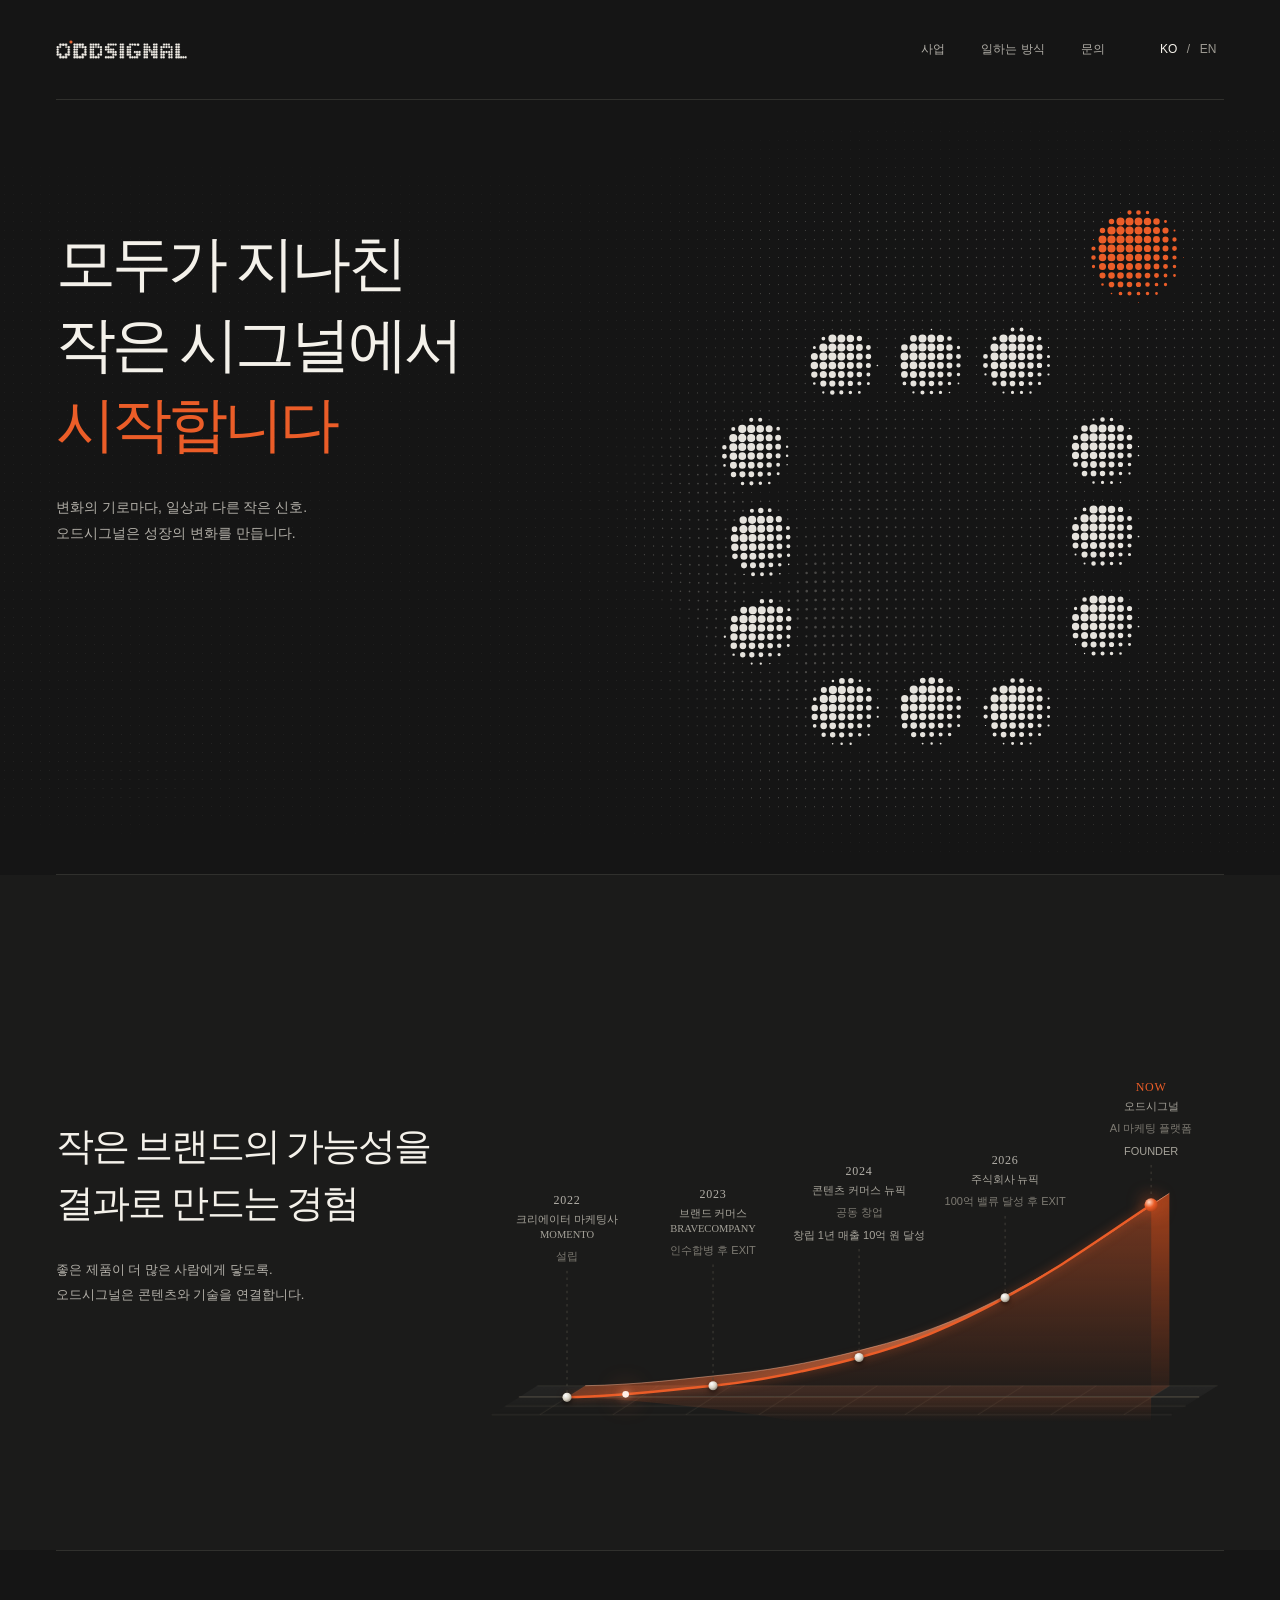
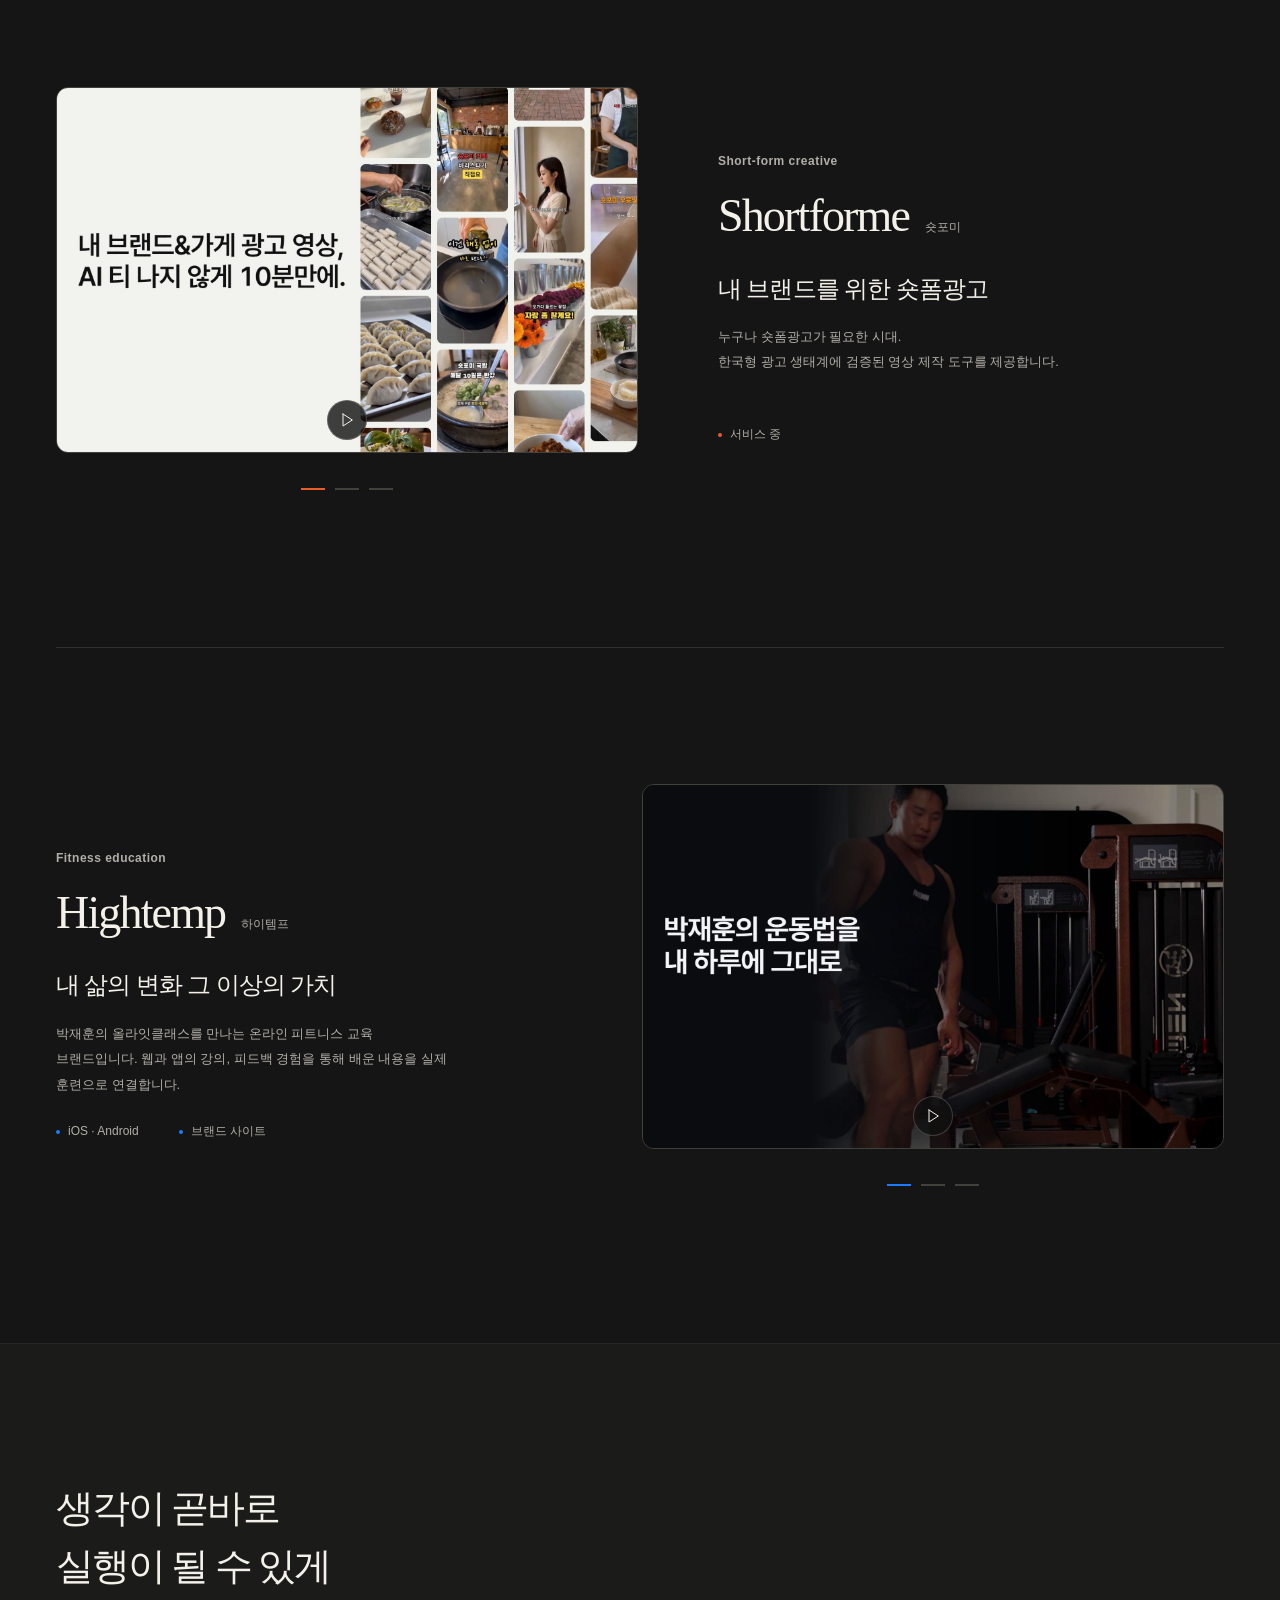
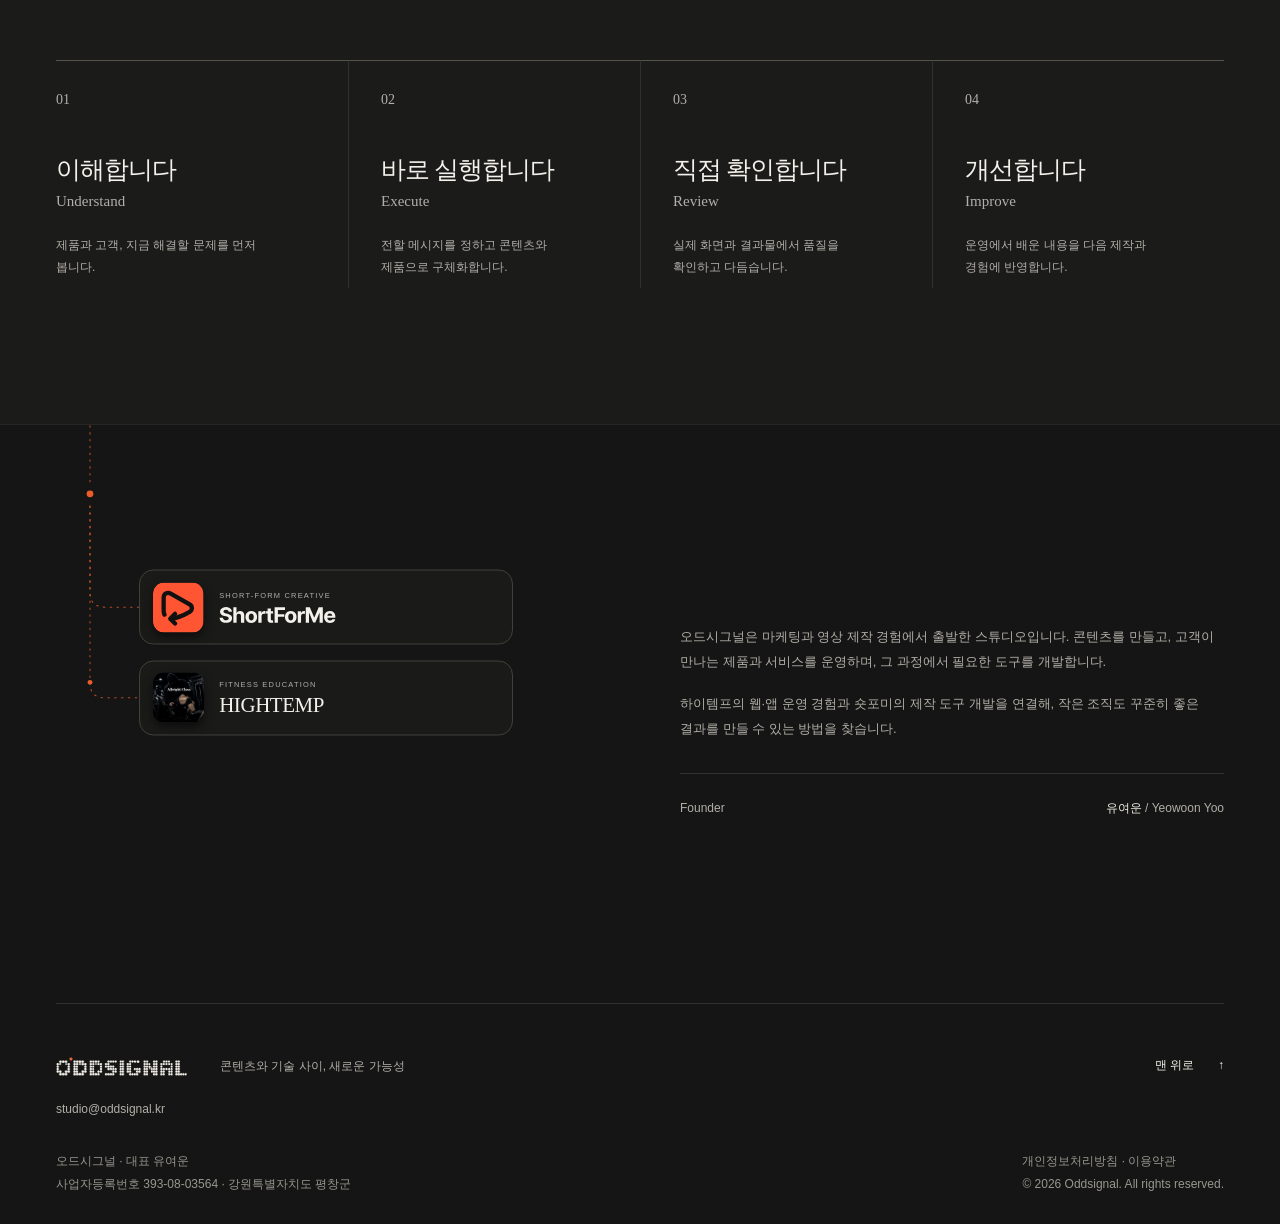
<file: index.html>
<!doctype html>
<html lang="ko">
<head>
<meta charset="utf-8"><meta name="viewport" content="width=device-width, initial-scale=1"><meta name="theme-color" content="#151515">
<title>오드시그널 Oddsignal — 모두가 지나친 작은 시그널에서, 시작합니다.</title>
<meta name="description" content="오드시그널은 콘텐츠와 기술을 연결합니다. 숏폼 광고 제작 도구 Shortforme와 온라인 피트니스 교육 브랜드 Hightemp를 만나보세요.">
<meta property="og:title" content="오드시그널 Oddsignal — 모두가 지나친 작은 시그널에서, 시작합니다."><meta property="og:description" content="콘텐츠와 기술을 연결하는 스튜디오. Shortforme · Hightemp."><meta property="og:type" content="website"><meta property="og:url" content="https://oddsignal.kr/"><meta property="og:site_name" content="오드시그널 Oddsignal"><meta property="og:locale" content="ko_KR"><meta property="og:image" content="https://oddsignal.kr/assets/og-image.png"><meta property="og:image:width" content="1200"><meta property="og:image:height" content="630"><meta property="og:image:alt" content="Oddsignal 로고">
<meta name="twitter:card" content="summary_large_image"><link rel="canonical" href="https://oddsignal.kr/"><meta name="naver-site-verification" content="2de2c27967885e77a5c9f6281701ce10e6225651">
<script type="application/ld+json">{"@context":"https://schema.org","@graph":[{"@type":"Organization","@id":"https://oddsignal.kr/#organization","name":"오드시그널","alternateName":"Oddsignal","url":"https://oddsignal.kr/","logo":"https://oddsignal.kr/assets/logo-512.png","email":"studio@oddsignal.kr"},{"@type":"WebSite","@id":"https://oddsignal.kr/#website","name":"오드시그널","alternateName":"Oddsignal","url":"https://oddsignal.kr/","inLanguage":"ko","publisher":{"@id":"https://oddsignal.kr/#organization"}}]}</script>
<link rel="icon" href="assets/favicon.svg?v=dot-v2" type="image/svg+xml"><link rel="stylesheet" href="styles.css?v=film-20261116"><script src="site.js?v=film-20261116" defer></script>
</head>
<body>
<a class="skip-link" href="#main" data-i18n="skip">본문으로 바로가기</a>
<header class="header"><div class="header-inner wrap">
<a class="wordmark" href="#top" aria-label="Oddsignal 홈" data-label="home"><svg class="dot-wordmark" viewBox="60 357 1430 226" width="1430" height="226" aria-hidden="true" focusable="false"><image href="assets/oddsignal-dot-v3.png" width="1536" height="1024"/></svg></a>
<nav class="nav" id="navigation" aria-label="주 메뉴" data-label="nav"><a href="business.html" data-page="business.html" data-i18n="navVentures">사업</a><a href="#approach" data-i18n="navApproach">일하는 방식</a><a href="#contact"><span data-i18n="navContact">문의</span></a></nav>
<div class="header-tools"><div class="language" aria-label="언어 선택" data-label="language"><a href="?lang=ko" lang="ko" data-lang="ko" aria-label="한국어" aria-current="true">KO</a><span aria-hidden="true">/</span><a href="?lang=en" lang="en" data-lang="en" aria-label="English">EN</a></div><button class="menu-toggle" type="button" aria-expanded="false" aria-controls="navigation" aria-label="메뉴 열기" data-label="menu"><span></span><span></span></button></div>
</div></header>
<main id="main">
<section class="hero wrap" id="top" aria-labelledby="hero-title">
<div class="hero-copy"><h1 id="hero-title"><span data-i18n="hero1">모두가 지나친</span><br><span data-i18n="hero2">작은 시그널에서</span><br><em data-i18n="hero3">시작합니다</em></h1><p class="hero-description" data-i18n="heroBody">변화의 기로마다, 일상과 다른 작은 신호.<br>오드시그널은 성장의 변화를 만듭니다.</p></div>
<canvas class="hero-fluid" aria-hidden="true"></canvas>
<div class="hero-art" aria-hidden="true"><div class="hero-logo-slot"><svg class="hero-logo-svg" viewBox="5 5.5 50 50"><g fill="#f4f1ea"><circle cx="20" cy="20" r="3"/><circle cx="28" cy="20" r="3"/><circle cx="36" cy="20" r="3"/><circle cx="12" cy="28" r="3"/><circle cx="44" cy="28" r="3"/><circle cx="12" cy="36" r="3"/><circle cx="44" cy="36" r="3"/><circle cx="12" cy="44" r="3"/><circle cx="44" cy="44" r="3"/><circle cx="20" cy="52" r="3"/><circle cx="28" cy="52" r="3"/><circle cx="36" cy="52" r="3"/></g><circle cx="47" cy="10" r="4" fill="#eb5d28"/></svg></div></div>
<div class="hero-bottom"></div>
</section>
<section class="ventures wrap section" id="ventures" aria-labelledby="ventures-title">
<div class="pr-band"><h2 id="ventures-title" data-i18n="prTitle">작은 브랜드의 가능성을<br>결과로 만드는 <em>경험</em></h2><p class="pr-lead" data-i18n="prLead">좋은 제품이 더 많은 사람에게 닿도록.<br>오드시그널은 콘텐츠와 기술을 연결합니다.</p><div class="pr-chart"><div class="pr-graph" role="img" aria-label="2022년부터 현재까지 가파르게 오르는 성장 흐름 개념 그래프. 다섯 지점: MOMENTO 설립, BRAVECOMPANY EXIT, 뉴픽 공동 창업과 창립 1년 매출 10억 원, 뉴픽 100억 밸류 EXIT, 오드시그널 FOUNDER" data-label="prGraphA"><svg class="pr-svg" viewBox="0 0 880 300" aria-hidden="true" focusable="false"><defs><linearGradient id="prArea" x1="0" y1="0" x2="0" y2="1"><stop offset="0" stop-color="#eb5d28" stop-opacity=".42"/><stop offset="1" stop-color="#eb5d28" stop-opacity=".02"/></linearGradient><linearGradient id="prRib" gradientUnits="userSpaceOnUse" x1="88" y1="0" x2="814" y2="0"><stop offset="0" stop-color="#eb5d28" stop-opacity=".3"/><stop offset="1" stop-color="#ff9d70" stop-opacity=".95"/></linearGradient><linearGradient id="prSide" gradientUnits="userSpaceOnUse" x1="0" y1="34" x2="0" y2="280"><stop offset="0" stop-color="#c44a1c" stop-opacity=".8"/><stop offset="1" stop-color="#c44a1c" stop-opacity=".06"/></linearGradient><linearGradient id="prRefl" gradientUnits="userSpaceOnUse" x1="0" y1="280" x2="0" y2="250"><stop offset="0" stop-color="#eb5d28" stop-opacity=".16"/><stop offset="1" stop-color="#eb5d28" stop-opacity="0"/></linearGradient><linearGradient id="prFloor" gradientUnits="userSpaceOnUse" x1="0" y1="266" x2="0" y2="301"><stop offset="0" stop-color="#fff" stop-opacity=".05"/><stop offset="1" stop-color="#fff" stop-opacity="0"/></linearGradient><radialGradient id="prBall" cx=".35" cy=".3" r=".8"><stop offset="0" stop-color="#fff"/><stop offset=".55" stop-color="#d9d2c4"/><stop offset="1" stop-color="#7d776b"/></radialGradient><radialGradient id="prBallEnd" cx=".35" cy=".3" r=".8"><stop offset="0" stop-color="#ffd9c4"/><stop offset=".5" stop-color="#eb5d28"/><stop offset="1" stop-color="#a63a14"/></radialGradient></defs><g class="pr-floor"><path d="M52 266 L872 266 L817 301 L-3 301 Z" fill="url(#prFloor)"/><g class="pr-grid"><line x1="52" y1="266" x2="872" y2="266"/><line x1="13.5" y1="290.5" x2="833.5" y2="290.5"/><line x1="-3" y1="301" x2="817" y2="301"/><line x1="110" y1="266" x2="55" y2="301"/><line x1="198" y1="266" x2="143" y2="301"/><line x1="286" y1="266" x2="231" y2="301"/><line x1="374" y1="266" x2="319" y2="301"/><line x1="462" y1="266" x2="407" y2="301"/><line x1="550" y1="266" x2="495" y2="301"/><line x1="638" y1="266" x2="583" y2="301"/><line x1="726" y1="266" x2="671" y2="301"/><line x1="814" y1="266" x2="759" y2="301"/></g><path class="pr-foot" d="M88 280 L792 280 L814 266 L110 266 Z"/></g><line class="pr-base" x1="30" y1="280" x2="850" y2="280"/><g class="pr-solid"><path class="pr-refl" transform="translate(0 560) scale(1 -1)" d="M88 280 C150 279,205 272,264 266 C323 260,380 248,440 232 C500 216,550 196,616 160 C682 124,720 96,792 48 L792 280 L88 280 Z"/><path class="pr-side" d="M792 48 L814 34 L814 266 L792 280 Z"/><path class="pr-rib" d="M88 280 C150 279,205 272,264 266 C323 260,380 248,440 232 C500 216,550 196,616 160 C682 124,720 96,792 48 L814 34 C742 82,704 110,638 146 C572 182,522 202,462 218 C402 234,345 246,286 252 C227 258,172 265,110 266 Z"/><path class="pr-back" d="M110 266 C172 265,227 258,286 252 C345 246,402 234,462 218 C522 202,572 182,638 146 C704 110,742 82,814 34"/><path class="pr-area" d="M88 280 C150 279,205 272,264 266 C323 260,380 248,440 232 C500 216,550 196,616 160 C682 124,720 96,792 48 L792 280 L88 280 Z"/></g><line class="pr-drop" x1="88" y1="127.6" x2="88" y2="280"/><line class="pr-drop" x1="264" y1="119.9" x2="264" y2="266"/><line class="pr-drop" x1="440" y1="101.2" x2="440" y2="232"/><line class="pr-drop" x1="616" y1="61.6" x2="616" y2="160"/><line class="pr-drop" x1="792" y1="0.0" x2="792" y2="48"/><path class="pr-line" pathLength="1" d="M88 280 C150 279,205 272,264 266 C323 260,380 248,440 232 C500 216,550 196,616 160 C682 124,720 96,792 48"/><circle class="pr-bead" r="4" opacity="0"><animateMotion dur="3.6s" begin="2.2s" repeatCount="1" calcMode="spline" keyPoints="0;1" keyTimes="0;1" keySplines=".45 0 .55 1" path="M88 280 C150 279,205 272,264 266 C323 260,380 248,440 232 C500 216,550 196,616 160 C682 124,720 96,792 48"/><animate attributeName="opacity" values="0;1;1;0" keyTimes="0;.12;.86;1" dur="3.6s" begin="2.2s" repeatCount="1"/></circle><circle class="pr-pulse" cx="792" cy="48" r="8"/><circle class="pr-dot" cx="88" cy="280" r="5.5"/><circle class="pr-hit" cx="88" cy="280" r="24" fill="transparent"/><circle class="pr-dot" cx="264" cy="266" r="5.5"/><circle class="pr-hit" cx="264" cy="266" r="24" fill="transparent"/><circle class="pr-dot" cx="440" cy="232" r="5.5"/><circle class="pr-hit" cx="440" cy="232" r="24" fill="transparent"/><circle class="pr-dot" cx="616" cy="160" r="5.5"/><circle class="pr-hit" cx="616" cy="160" r="24" fill="transparent"/><circle class="pr-dot pr-dot-end" cx="792" cy="48" r="8"/><circle class="pr-hit" cx="792" cy="48" r="24" fill="transparent"/></svg></div><ol class="pr-points"><li><span class="pr-n" data-i18n="prP1y">2022</span><strong data-i18n="prP1t">크리에이터 마케팅사 MOMENTO</strong><span class="pr-d" data-i18n="prP1d">설립</span></li><li><span class="pr-n" data-i18n="prP2y">2023</span><strong data-i18n="prP2t">브랜드 커머스 BRAVECOMPANY</strong><span class="pr-d" data-i18n="prP2d">인수합병 후 EXIT</span></li><li><span class="pr-n" data-i18n="prP3y">2024</span><strong data-i18n="prP3t">콘텐츠 커머스 뉴픽</strong><span class="pr-d" data-i18n="prP3d">공동 창업<b>창립 1년 매출 10억 원 달성</b></span></li><li><span class="pr-n" data-i18n="prP4y">2026</span><strong data-i18n="prP4t">주식회사 뉴픽</strong><span class="pr-d" data-i18n="prP4d">100억 밸류 달성 후 EXIT</span></li><li class="pr-end"><span class="pr-n" data-i18n="prP5y">NOW</span><strong data-i18n="prP5t">오드시그널</strong><span class="pr-d" data-i18n="prP5d">AI 마케팅 플랫폼<b>FOUNDER</b></span></li></ol></div></div>
<article class="venture shortforme"><div class="venture-visual sf-deck" role="group" aria-roledescription="carousel" aria-label="숏포미 기능 미리보기" data-label="sfDeck"><button type="button" class="deck-zone deck-prev" data-dir="-1" tabindex="-1" aria-hidden="true"><span>←</span></button><button type="button" class="deck-zone deck-next" data-dir="1" tabindex="-1" aria-hidden="true"><span>→</span></button><figure class="sf-slide" id="sf-slide-1" role="tabpanel" aria-labelledby="sf-tab-1"><div class="sf-shot sf-film"><video poster="assets/shortforme-launch-poster.jpg?v=20261116b" data-src="assets/shortforme-launch.mp4?v=20261116b" data-src-small="assets/shortforme-launch-720.mp4?v=20261116b" muted playsinline preload="none" width="1920" height="1080" aria-label="숏포미 출시 영상, 30초: 상세페이지 주소를 넣으면 상품 정보가 채워지고, 대화로 숏폼 기획을 정한 뒤, 완성된 세로 숏폼 광고를 받는다" data-label="sfFilm"></video><button type="button" class="sf-sound" hidden></button></div></figure><figure class="sf-slide" id="sf-slide-2" role="tabpanel" aria-labelledby="sf-tab-2" hidden><div class="sf-shot"><img src="assets/sf-format-detail.jpg?v=2" alt="실제 숏포미 광고 예시 상세 창: 간편·냉동 상품의 실제 광고 영상과 이럴 때 참고하세요·예시에서 볼 부분 설명, 이 포맷으로 제작 설계 버튼" data-alt="sfFormatAlt" width="1570" height="987" loading="lazy"></div></figure>
<figure class="sf-slide" id="sf-slide-3" role="tabpanel" aria-labelledby="sf-tab-3" hidden><div class="sf-shot"><img src="assets/sf-planning-chat.jpg?v=2" alt="실제 숏포미 소재 기획 대화 화면: 어떤 소재를 만들어 볼까요? 질문과 시작 문장 버튼 세 개, 아래 입력창" data-alt="sfChatAlt" width="1360" height="855" loading="lazy"></div></figure>
<div class="sf-tabs" role="tablist" aria-label="숏포미 기능 미리보기 단계" data-label="sfTabs"><button type="button" role="tab" id="sf-tab-1" aria-controls="sf-slide-1" aria-selected="true"><span aria-hidden="true">01</span><span data-i18n="sfTab1">숏포미 소개</span></button><button type="button" role="tab" id="sf-tab-2" aria-controls="sf-slide-2" aria-selected="false" tabindex="-1"><span aria-hidden="true">02</span><span data-i18n="sfTab2">광고 포맷 고르기</span></button><button type="button" role="tab" id="sf-tab-3" aria-controls="sf-slide-3" aria-selected="false" tabindex="-1"><span aria-hidden="true">03</span><span data-i18n="sfTab3">대화로 소재 기획</span></button></div></div>
<div class="venture-copy"><a href="business.html#shortforme" class="title-area" data-page="business.html" data-hash="#shortforme"><p class="eyebrow muted">Short-form creative</p><h3><span class="title-link">Shortforme</span><span class="brand-ko" data-i18n="shortName">숏포미</span></h3></a><div class="sf-copy"><div class="sf-pane is-on"><p class="venture-statement" data-i18n="shortTitle">내 브랜드를 위한 숏폼광고</p><p class="body-copy" data-i18n="shortBody">누구나 숏폼광고가 필요한 시대.<br>한국형 광고 생태계에 검증된 영상 제작 도구를 제공합니다.</p></div><div class="sf-pane"><p class="venture-statement" data-i18n="sf2Title">실제 광고에서 포맷을 고르세요</p><p class="body-copy" data-i18n="sf2Body">업종별 실제 숏폼 광고를 보고, 어떤 상황에 쓰면 좋은지 확인하세요. 마음에 드는 포맷에서 ‘이 포맷으로 제작 설계’를 누르면 내 상품에 맞춘 제작이 시작됩니다.</p></div><div class="sf-pane"><p class="venture-statement" data-i18n="sf3Title">무엇을 만들지, 대화로 정하세요</p><p class="body-copy" data-i18n="sf3Body">브랜드와 상품, 팔고 싶은 상황을 편하게 말해 보세요. AI가 맞는 소재를 추천하고 제작까지 이어 줍니다.</p></div></div><div class="venture-link-row"><span class="status"><span aria-hidden="true"></span><span data-i18n="inService">서비스 중</span></span></div></div></article>
<article class="venture hightemp ht-v2 ht-mirror"><div class="venture-copy ht-copy"><a href="business.html#hightemp" class="title-area" data-page="business.html" data-hash="#hightemp"><p class="eyebrow muted">Fitness education</p><h3><span class="title-link">Hightemp</span><span class="brand-ko" data-i18n="highName">하이템프</span></h3></a><div class="sf-copy"><div class="sf-pane is-on"><p class="venture-statement" data-i18n="highTitle">내 삶의 변화 그 이상의 가치</p><p class="body-copy" data-i18n="highBody">박재훈의 올라잇클래스를 만나는 온라인 피트니스 교육 브랜드입니다. 웹과 앱의 강의, 피드백 경험을 통해 배운 내용을 실제 훈련으로 연결합니다.</p></div><div class="sf-pane"><p class="venture-statement" data-i18n="ht2Title">배움이 일상이 되고,<br>경험이 기준이 되도록</p><p class="body-copy" data-i18n="ht2Body">대한민국 1등 바디빌딩 지식을 투영한 오늘의 루틴이 제공됩니다.</p></div><div class="sf-pane"><p class="venture-statement" data-i18n="ht3Title">같은 시간을 쓰더라도 달라지는 결과</p><p class="body-copy" data-i18n="ht3Body">쌓일수록 정확해지는 데이터로<br>스스로 길을 찾을 수 있게</p></div></div><div class="venture-link-row"><span class="status status-lead"><span aria-hidden="true"></span><span>iOS · Android</span></span><span class="status"><span aria-hidden="true"></span><span data-i18n="brandSite">브랜드 사이트</span></span></div></div><div class="venture-visual ht-carousel ht-deck" role="region" aria-roledescription="carousel" aria-label="하이템프 앱 기능 미리보기" data-label="htDeck"><button type="button" class="deck-zone deck-prev" data-dir="-1" tabindex="-1" aria-hidden="true"><span>←</span></button><button type="button" class="deck-zone deck-next" data-dir="1" tabindex="-1" aria-hidden="true"><span>→</span></button><div class="ht-track" tabindex="0"><figure class="ht-slide" role="group" aria-roledescription="slide" aria-label="1 / 3"><div class="sf-shot sf-film"><video poster="assets/hightemp-launch-poster.jpg?v=20261116" data-src="assets/hightemp-launch.mp4?v=20261116" data-src-small="assets/hightemp-launch-720.mp4?v=20261116" muted playsinline preload="none" width="1920" height="1080" aria-label="하이템프 앱 출시 영상, 36초: 박재훈의 강의를 듣고, 매일 박재훈의 운동법으로 루틴을 추천받고, 기록을 남기며 박재훈의 팁만 골라 보고, 그 기록으로 피드백을 받는다" data-label="htFilm"></video><button type="button" class="sf-sound" hidden></button></div></figure><figure class="ht-slide" role="group" aria-roledescription="slide" aria-label="2 / 3"><div class="sf-shot"><img src="assets/ht-stage.jpg?v=20261011b" alt="보디빌딩 대회 무대에서 주먹을 들고 포효하는 선수의 얼굴과 상체" data-alt="htStageAlt" width="1528" height="960" loading="lazy"></div></figure><figure class="ht-slide" role="group" aria-roledescription="slide" aria-label="3 / 3"><div class="sf-shot"><img src="assets/ht-routine.jpg?v=20261011b" alt="어두운 헬스장의 러닝머신에서 달리는 박재훈 선수의 뒷모습과, 하이템프 앱의 강의 재생 화면이 보이는 휴대폰" data-alt="htRoutineAlt" width="1528" height="960" loading="lazy"></div></figure></div><div class="ht-nav"><div class="ht-dots"><button type="button" class="ht-dot" aria-label="1 / 3" aria-current="true"></button><button type="button" class="ht-dot" aria-label="2 / 3" aria-current="false"></button><button type="button" class="ht-dot" aria-label="3 / 3" aria-current="false"></button></div></div></div></article>
</section>
<section class="approach section" id="approach" aria-labelledby="approach-title"><div class="wrap"><div class="section-heading"><h2 id="approach-title" data-i18n="approachTitle">생각이 곧바로<br><em>실행이 될 수 있게</em></h2></div>
<ol class="steps"><li><span class="step-number">01</span><h3 data-i18n="step1">이해합니다</h3><span class="step-en">Understand</span><p data-i18n="step1Body">제품과 고객, 지금 해결할 문제를 먼저 봅니다.</p></li><li><span class="step-number">02</span><h3 data-i18n="step2">바로 실행합니다</h3><span class="step-en">Execute</span><p data-i18n="step2Body">전할 메시지를 정하고 콘텐츠와 제품으로 구체화합니다.</p></li><li><span class="step-number">03</span><h3 data-i18n="step3">직접 확인합니다</h3><span class="step-en">Review</span><p data-i18n="step3Body">실제 화면과 결과물에서 품질을 확인하고 다듬습니다.</p></li><li><span class="step-number">04</span><h3 data-i18n="step4">개선합니다</h3><span class="step-en">Improve</span><p data-i18n="step4Body">운영에서 배운 내용을 다음 제작과 경험에 반영합니다.</p></li></ol>
</div></section>
<section class="about wrap section" id="about" aria-label="오드시그널 소개"><div class="about-sign" aria-hidden="true"><span class="bz-stage"><svg class="bz-links" viewBox="0 0 720 405" preserveAspectRatio="none" focusable="false"><circle class="bz-ping" cx="45" cy="60" r="7"/><circle class="bz-origin" cx="45" cy="60" r="4.5"/><path class="bz-line bz-lead" d="M45 -1200V46"></path><path id="bz-a" class="bz-line" d="M45 76V190Q45 210 65 210H110"/><path id="bz-b" class="bz-line" d="M45 76V310Q45 330 65 330H110"/><circle class="bz-dot" r="3.2" opacity="0"><animateMotion dur="4.8s" repeatCount="indefinite" calcMode="linear" keyPoints="0;1;1" keyTimes="0;.42;1"><mpath href="#bz-a"/></animateMotion><animate attributeName="opacity" dur="4.8s" repeatCount="indefinite" values="0;1;1;0;0" keyTimes="0;.04;.38;.42;1"/></circle><circle class="bz-dot" r="3.2" opacity="0"><animateMotion dur="4.8s" begin="1.2s" repeatCount="indefinite" calcMode="linear" keyPoints="0;1;1" keyTimes="0;.5;1"><mpath href="#bz-b"/></animateMotion><animate attributeName="opacity" dur="4.8s" begin="1.2s" repeatCount="indefinite" values="0;1;1;0;0" keyTimes="0;.04;.46;.5;1"/></circle></svg><span class="bz-card bz-sf"><span class="bz-ico"><svg viewBox="0 0 1024 1024"><rect width="1024" height="1024" rx="224" fill="#FF5533"/><g fill="none" stroke="#111111" stroke-width="88" stroke-linecap="round" stroke-linejoin="round" transform="translate(-35 0)"><path d="M268 655C255 625 252 600 252 575V305C252 228 330 188 396 226L782 448C842 483 842 563 782 598C645 677 525 728 405 738"/><path d="M486 640L386 738L486 836"/></g></svg></span><span class="bz-text"><small>SHORT-FORM CREATIVE</small><img class="bz-word" src="assets/shortforme-wordmark-white.svg" alt="" width="1109" height="165"></span></span><span class="bz-card bz-ac"><span class="bz-ico"><img src="assets/allright-ios-icon.png" alt="" width="256" height="256" loading="lazy"></span><span class="bz-text"><small>FITNESS EDUCATION</small><b>HIGHTEMP</b></span></span></span></div><div class="about-copy"><p data-i18n="aboutBody1">오드시그널은 마케팅과 영상 제작 경험에서 출발한 스튜디오입니다. 콘텐츠를 만들고, 고객이 만나는 제품과 서비스를 운영하며, 그 과정에서 필요한 도구를 개발합니다.</p><p data-i18n="aboutBody2">하이템프의 웹·앱 운영 경험과 숏포미의 제작 도구 개발을 연결해, 작은 조직도 꾸준히 좋은 결과를 만들 수 있는 방법을 찾습니다.</p><div class="founder-line"><span>Founder</span><span data-i18n="founder">유여운 <span class="muted">/ Yeowoon Yoo</span></span></div></div></section>
</main>
<footer class="footer wrap" id="contact"><div class="footer-top"><div class="footer-brand"><a class="wordmark" href="#top" aria-label="Oddsignal 홈" data-label="home"><svg class="dot-wordmark" viewBox="60 357 1430 226" width="1430" height="226" aria-hidden="true" focusable="false"><image href="assets/oddsignal-dot-v3.png" width="1536" height="1024"/></svg></a><a class="footer-email" href="mailto:studio@oddsignal.kr">studio@oddsignal.kr</a></div><p data-i18n="footerStatement">콘텐츠와 기술 사이, 새로운 가능성</p><a href="#top" class="back-top"><span data-i18n="backTop">맨 위로</span> ↑</a></div><div class="footer-bottom"><p data-i18n="company">오드시그널 · 대표 유여운<br>사업자등록번호 393-08-03564 · 강원특별자치도 평창군</p><p><a href="privacy.html">개인정보처리방침</a> · <a href="terms.html">이용약관</a><br>© 2026 Oddsignal. All rights reserved.</p></div></footer>
</body></html>
</file>
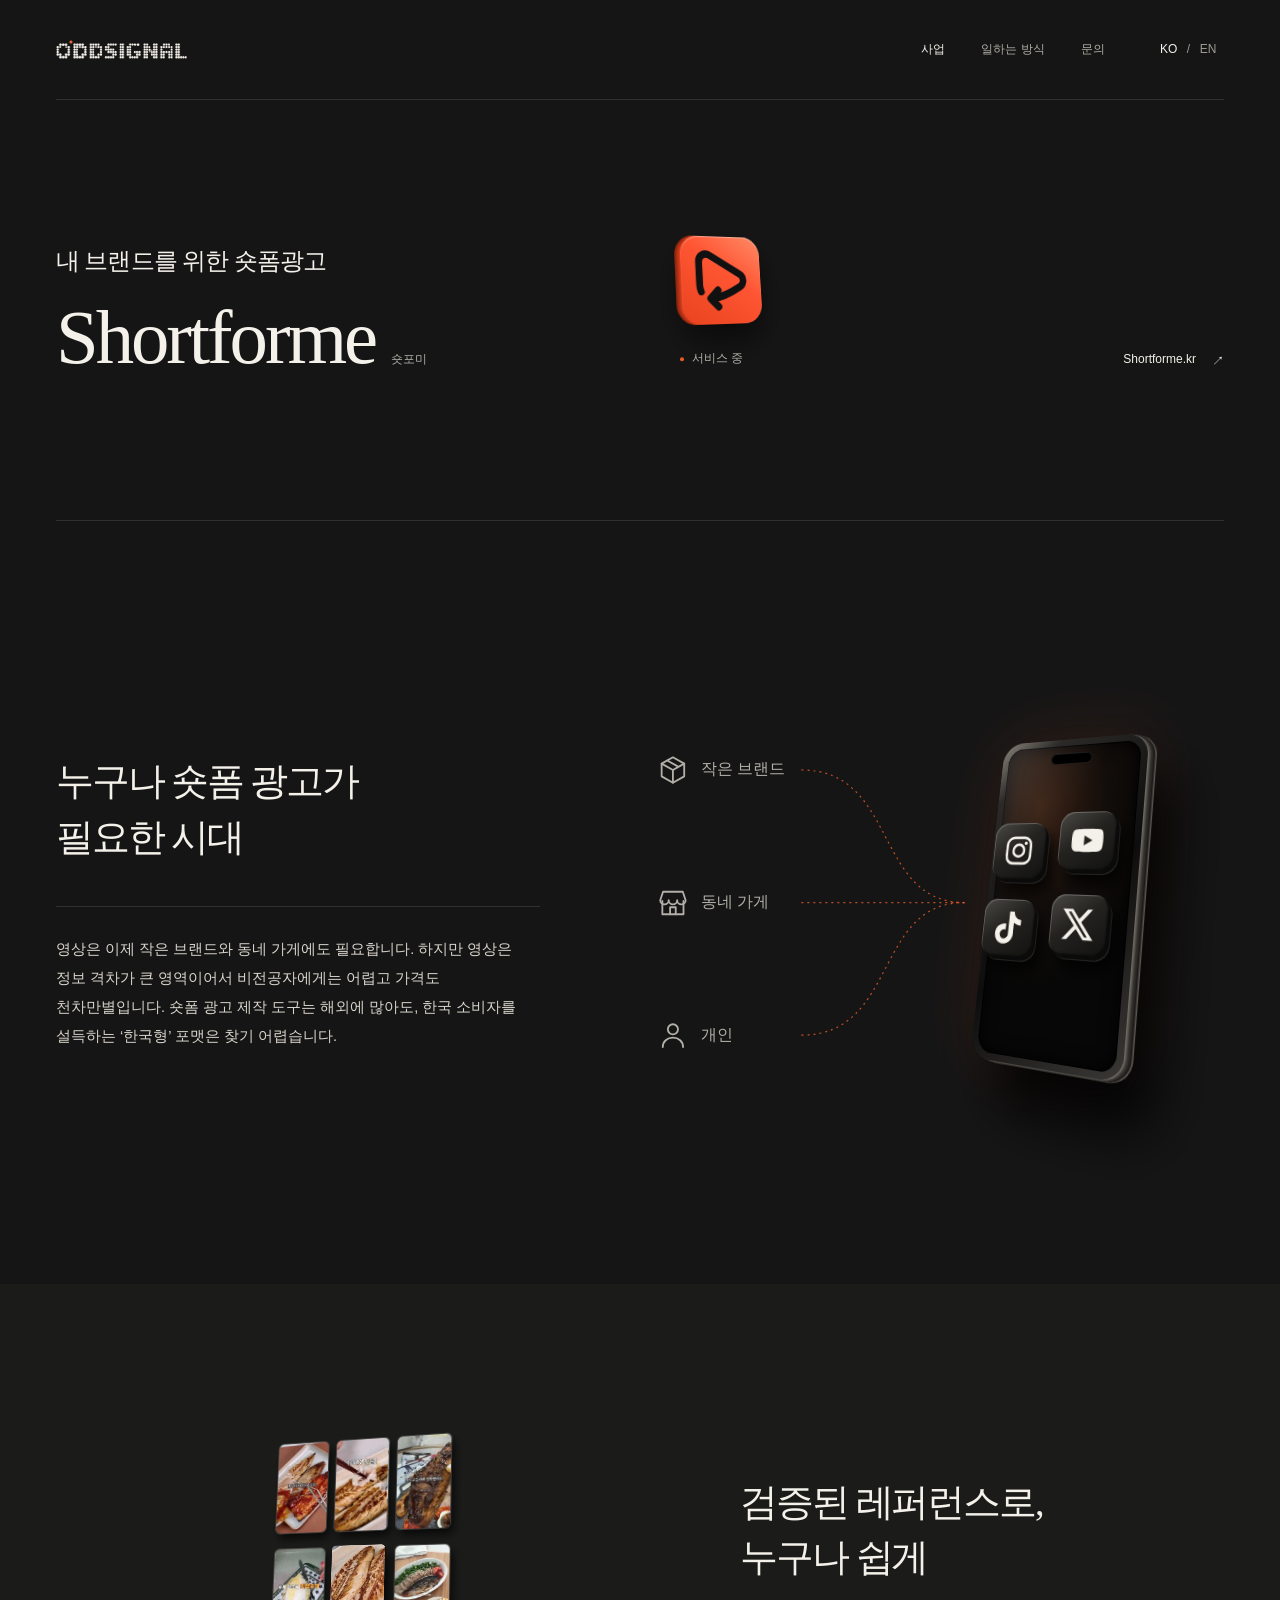
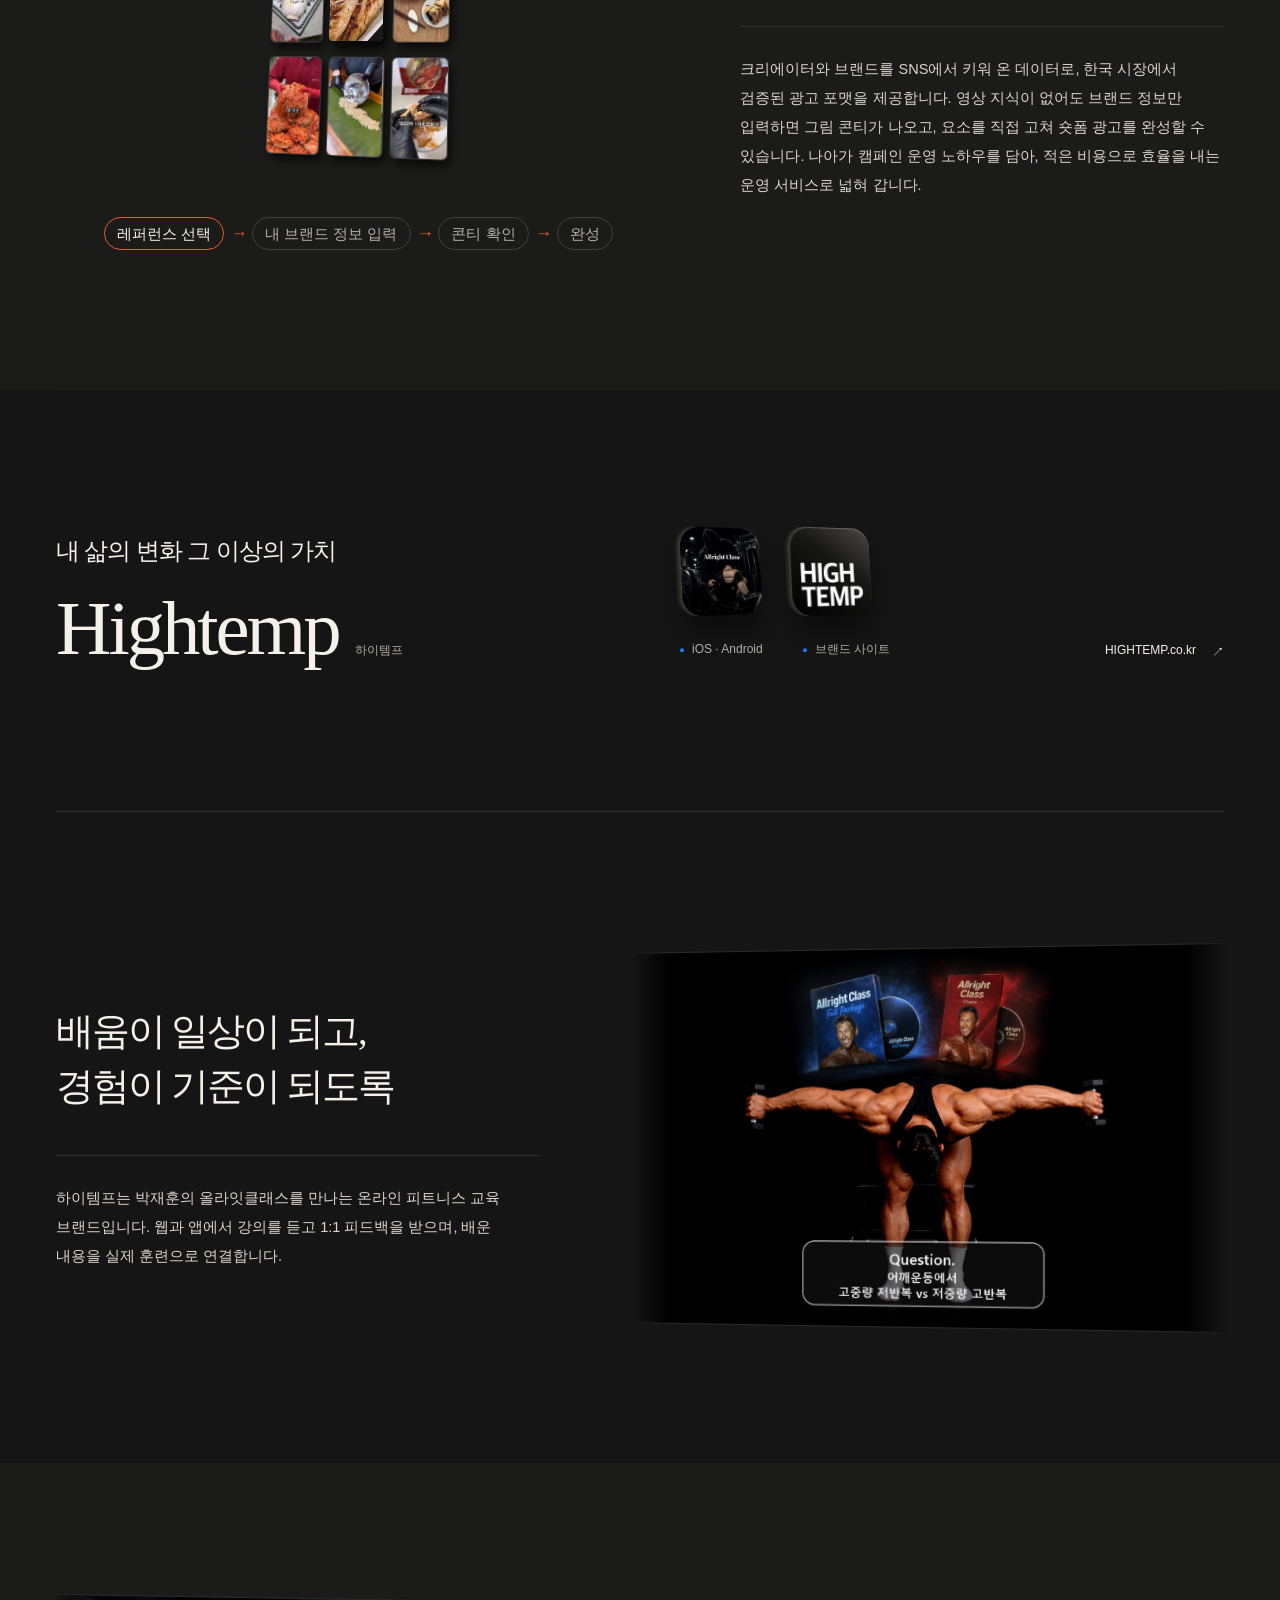
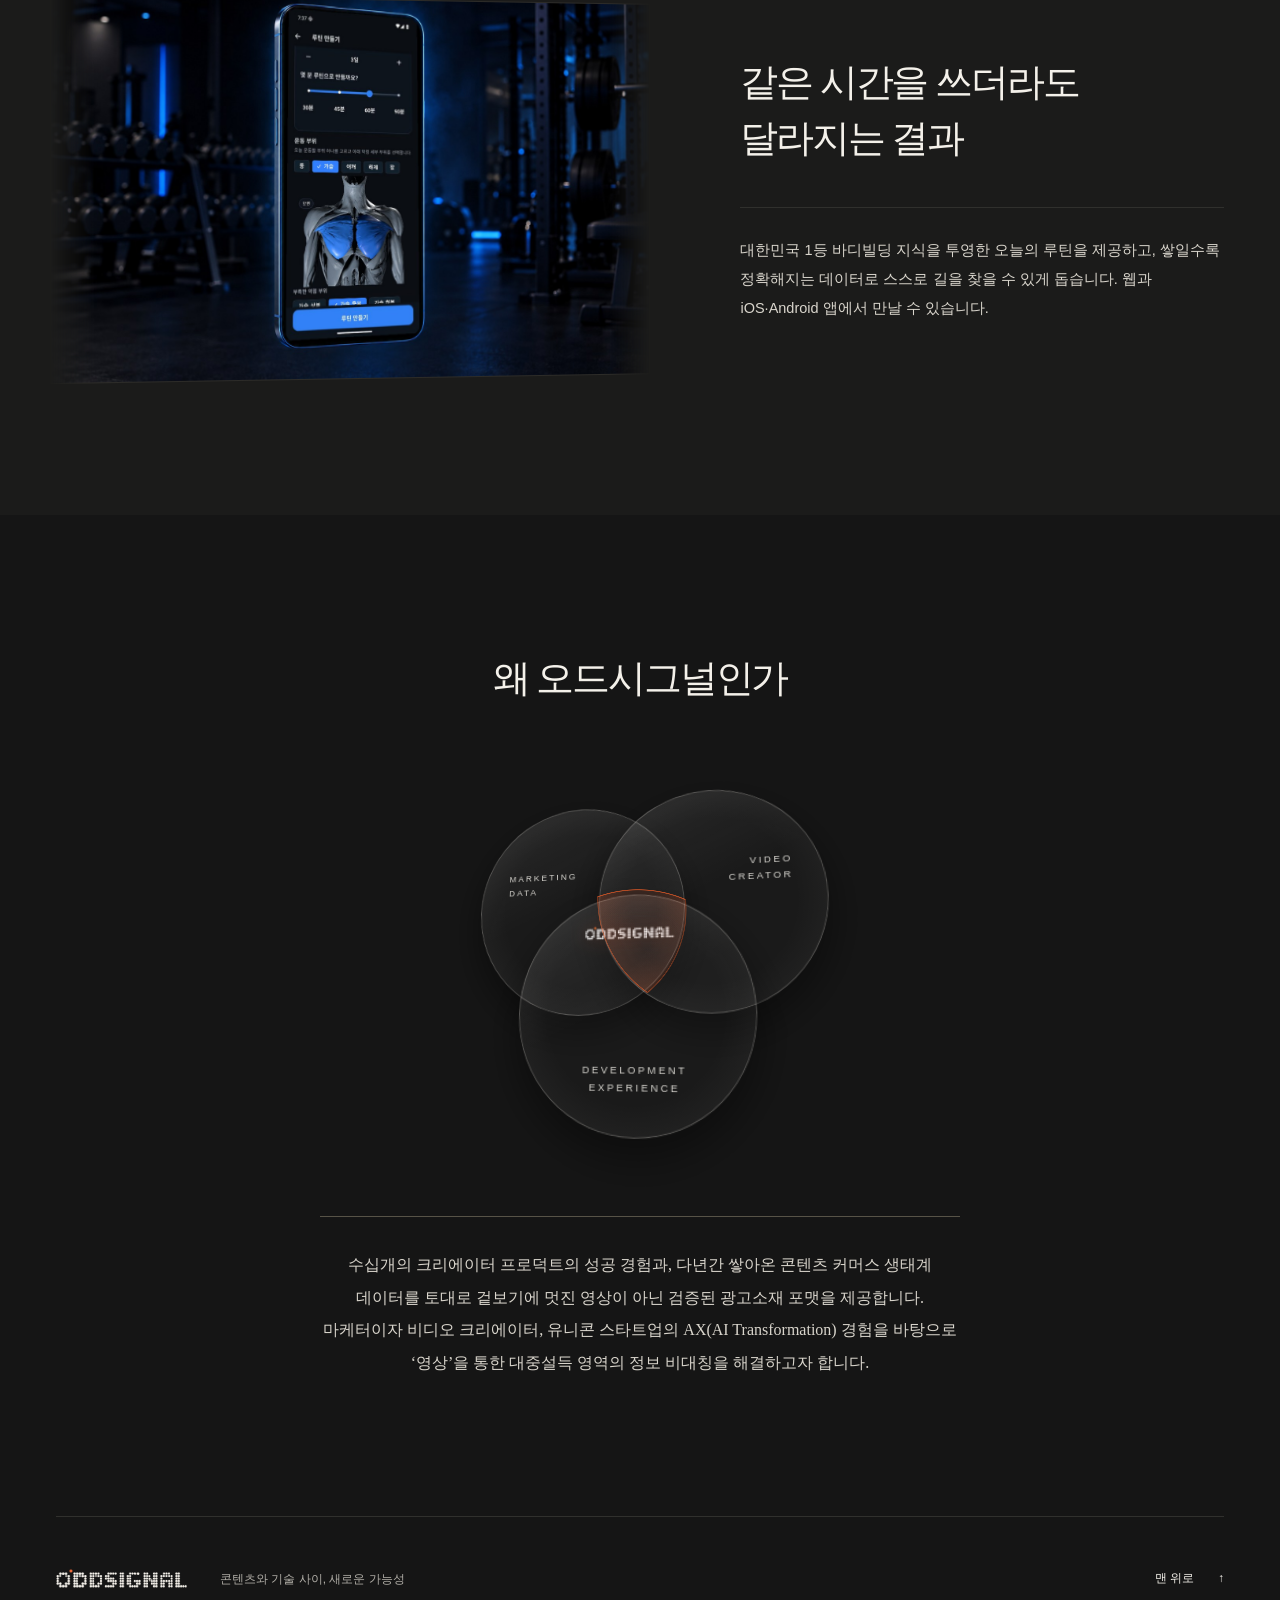
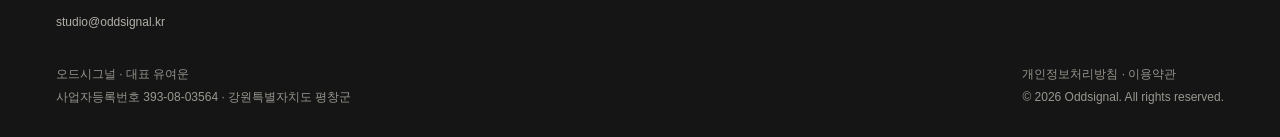
<file: business.html>
<!doctype html>
<html lang="ko" data-title-en="Oddsignal — Ventures" data-desc-en="Why Shortforme exists, how it solves the problem, and why Oddsignal is the one to build it.">
<head>
<meta charset="utf-8"><meta name="viewport" content="width=device-width, initial-scale=1"><meta name="theme-color" content="#151515">
<title>사업 — 오드시그널 Oddsignal</title>
<meta name="description" content="숏포미가 탄생한 이유, 해결하는 방법, 그리고 오드시그널이 만드는 이유를 소개합니다.">
<meta property="og:title" content="사업 — 오드시그널 Oddsignal"><meta property="og:description" content="숏포미가 탄생한 이유, 해결하는 방법, 그리고 오드시그널이 만드는 이유."><meta property="og:type" content="website"><meta property="og:url" content="https://oddsignal.kr/business"><meta property="og:site_name" content="오드시그널 Oddsignal"><meta property="og:locale" content="ko_KR"><meta property="og:image" content="https://oddsignal.kr/assets/og-image.png"><meta property="og:image:width" content="1200"><meta property="og:image:height" content="630"><meta property="og:image:alt" content="Oddsignal 로고">
<meta name="twitter:card" content="summary_large_image"><link rel="canonical" href="https://oddsignal.kr/business">
<link rel="icon" href="assets/favicon.svg?v=dot-v2" type="image/svg+xml"><link rel="stylesheet" href="styles.css?v=film-20261116"><script src="site.js?v=film-20261116" defer></script>
</head>
<body>
<a class="skip-link" href="#main" data-i18n="skip">본문으로 바로가기</a>
<header class="header"><div class="header-inner wrap">
<a class="wordmark" href="index.html" data-page="index.html" aria-label="Oddsignal 홈" data-label="home"><svg class="dot-wordmark" viewBox="60 357 1430 226" width="1430" height="226" aria-hidden="true" focusable="false"><image href="assets/oddsignal-dot-v3.png" width="1536" height="1024"/></svg></a>
<nav class="nav" id="navigation" aria-label="주 메뉴" data-label="nav"><a href="business.html" data-page="business.html" aria-current="page" data-i18n="navVentures">사업</a><a href="index.html#approach" data-page="index.html" data-hash="#approach" data-i18n="navApproach">일하는 방식</a><a href="#contact"><span data-i18n="navContact">문의</span></a></nav>
<div class="header-tools"><div class="language" aria-label="언어 선택" data-label="language"><a href="?lang=ko" lang="ko" data-lang="ko" aria-label="한국어" aria-current="true">KO</a><span aria-hidden="true">/</span><a href="?lang=en" lang="en" data-lang="en" aria-label="English">EN</a></div><button class="menu-toggle" type="button" aria-expanded="false" aria-controls="navigation" aria-label="메뉴 열기" data-label="menu"><span></span><span></span></button></div>
</div></header>
<main id="main">
<h1 class="sr-only" data-i18n="bpPage">오드시그널의 사업</h1>
<article class="bp-biz bp-tight wrap" id="shortforme" aria-labelledby="bp-sf-title">
<header class="bp-intro"><div><p class="venture-statement" data-i18n="bpSfLead">내 브랜드를 위한 숏폼광고</p><h2 id="bp-sf-title">Shortforme<span class="brand-ko" data-i18n="shortName">숏포미</span></h2></div><div><a class="bp-logo bp-logo-link" href="https://shortforme.kr/" target="_blank" rel="noopener noreferrer" aria-label="Shortforme.kr (새 탭)" data-label="sfLogoLink"><svg viewBox="165 150 690 740" aria-hidden="true"><g fill="none" stroke="#111" stroke-width="88" stroke-linecap="round" stroke-linejoin="round" transform="translate(-35 0)"><path d="M268 655C255 625 252 600 252 575V305C252 228 330 188 396 226L782 448C842 483 842 563 782 598C645 677 525 728 405 738"/><path d="M486 640L386 738L486 836"/></g></svg></a><div class="venture-link-row"><span class="status"><span aria-hidden="true"></span><span data-i18n="inService">서비스 중</span></span><a href="https://shortforme.kr/" class="text-link link-em" target="_blank" rel="noopener noreferrer"><span data-i18n="shortCta">Shortforme.kr</span> <span aria-hidden="true">↗</span><span class="sr-only" data-i18n="newTab"> (새 탭)</span></a></div></div></header>

<section class="bp-chapter" aria-labelledby="bp-sf-1"><div class="bp-text"><div class="bp-head"><h3 id="bp-sf-1" data-i18n="bpSf1">누구나 숏폼 광고가 <br>필요한 시대</h3></div><p class="bp-para" data-i18n="bpSf1p">영상은 이제 작은 브랜드와 동네 가게에도 필요합니다. 하지만 영상은 정보 격차가 큰 영역이어서 비전공자에게는 어렵고 가격도 천차만별입니다. 숏폼 광고 제작 도구는 해외에 많아도, 한국 소비자를 설득하는 ‘한국형’ 포맷은 찾기 어렵습니다.</p></div>
<div class="bv bv-need" role="img" aria-label="작은 브랜드, 동네 가게, 개인 누구에게나 인스타그램·유튜브·틱톡·X의 숏폼 광고가 필요해지는 모습" data-label="bvNeed"><svg viewBox="0 0 100 100" preserveAspectRatio="none" aria-hidden="true" focusable="false"><path class="bv-flow" d="M30 23C46 23 42 50 57 50"/><path class="bv-flow" d="M30 50H57"/><path class="bv-flow" d="M30 77C46 77 42 50 57 50"/></svg><span class="bv-chip bv-c1"><svg class="bv-ic" viewBox="0 0 24 24" aria-hidden="true" focusable="false"><path d="M12 3l8 4.5v9L12 21l-8-4.5v-9z"/><path d="M4 7.5l8 4.5 8-4.5M12 12v9M8 5.25l8 4.5"/></svg><b data-i18n="bvNeedA">작은 브랜드</b></span><span class="bv-chip bv-c2"><svg class="bv-ic" viewBox="0 0 24 24" aria-hidden="true" focusable="false"><path d="M4.5 10.5V20h15v-9.5"/><path d="M3 10l2-6h14l2 6a3 3 0 0 1-6 0 3 3 0 0 1-6 0 3 3 0 0 1-6 0z"/><path d="M10 20v-5h4v5"/></svg><b data-i18n="bvNeedB">동네 가게</b></span><span class="bv-chip bv-c3"><svg class="bv-ic" viewBox="0 0 24 24" aria-hidden="true" focusable="false"><circle cx="12" cy="8" r="3.6"/><path d="M4.8 20.5c0-4 3.2-6.6 7.2-6.6s7.2 2.6 7.2 6.6"/></svg><b data-i18n="bvNeedC">개인</b></span><span class="bv-phone" aria-hidden="true"><span class="bv-ph-body"><span class="bv-ph-screen"></span><i class="bv-ph-island"></i><span class="bv-app"><svg viewBox="0 0 24 24"><rect x="2.2" y="2.2" width="19.6" height="19.6" rx="5.6" fill="none" stroke="currentColor" stroke-width="2"/><circle cx="12" cy="12" r="4.5" fill="none" stroke="currentColor" stroke-width="2"/><circle cx="17.6" cy="6.4" r="1.3"/></svg></span><span class="bv-app"><svg viewBox="0 0 24 24"><path d="M23.498 6.186a3.016 3.016 0 0 0-2.122-2.136C19.505 3.545 12 3.545 12 3.545s-7.505 0-9.377.505A3.017 3.017 0 0 0 .502 6.186C0 8.07 0 12 0 12s0 3.93.502 5.814a3.016 3.016 0 0 0 2.122 2.136c1.871.505 9.376.505 9.376.505s7.505 0 9.377-.505a3.015 3.015 0 0 0 2.122-2.136C24 15.93 24 12 24 12s0-3.93-.502-5.814zM9.545 15.568V8.432L15.818 12l-6.273 3.568z"/></svg></span><span class="bv-app"><svg viewBox="0 0 24 24"><path d="M12.525.02c1.31-.02 2.61-.01 3.91-.02.08 1.53.63 3.09 1.75 4.17 1.12 1.11 2.7 1.62 4.24 1.79v4.03c-1.44-.05-2.89-.35-4.2-.97-.57-.26-1.1-.59-1.62-.93-.01 2.92.01 5.84-.02 8.75-.08 1.4-.54 2.79-1.35 3.94-1.31 1.92-3.58 3.17-5.91 3.21-1.43.08-2.86-.31-4.08-1.03-2.02-1.19-3.44-3.37-3.65-5.71-.02-.5-.03-1-.01-1.49.18-1.9 1.12-3.72 2.58-4.96 1.66-1.44 3.98-2.13 6.15-1.72.02 1.48-.04 2.96-.04 4.44-.99-.32-2.15-.23-3.02.37-.63.41-1.11 1.04-1.36 1.75-.21.51-.15 1.07-.14 1.61.24 1.64 1.82 3.02 3.5 2.87 1.12-.01 2.19-.66 2.77-1.61.19-.33.4-.67.41-1.06.1-1.79.06-3.57.07-5.36.01-4.03-.01-8.05.02-12.07z"/></svg></span><span class="bv-app"><svg viewBox="0 0 24 24"><path d="M18.901 1.153h3.68l-8.04 9.19L24 22.846h-7.406l-5.8-7.584-6.638 7.584H.474l8.6-9.83L0 1.154h7.594l5.243 6.932ZM17.61 20.644h2.039L6.486 3.24H4.298Z"/></svg></span></span></span></div></section>

<section class="bp-chapter bp-flip bp-band" aria-labelledby="bp-sf-2"><div class="bp-text"><div class="bp-head"><h3 id="bp-sf-2" data-i18n="bpSf2">검증된 레퍼런스로, <br>누구나 쉽게</h3></div><p class="bp-para" data-i18n="bpSf2p">크리에이터와 브랜드를 SNS에서 키워 온 데이터로, 한국 시장에서 검증된 광고 포맷을 제공합니다. 영상 지식이 없어도 브랜드 정보만 입력하면 그림 콘티가 나오고, 요소를 직접 고쳐 숏폼 광고를 완성할 수 있습니다. 나아가 캠페인 운영 노하우를 담아, 적은 비용으로 효율을 내는 운영 서비스로 넓혀 갑니다.</p></div>
<div class="bv bv-make" role="img" aria-label="네 단계: 레퍼런스 선택(광고 예시 아홉 개 가운데 하나를 크게 열고, ROAS 400% 표시 아래 ‘내 브랜드 광고 만들기’를 누름), 내 브랜드 정보 입력(제품 링크를 넣고 누르면 상품 사진과 정보가 채워짐), 콘티 확인(그림 콘티 세 컷), 완성(숏폼 광고 재생)" data-label="bvMake"><span class="bv-scene" aria-hidden="true"><span class="bv-stack"><span class="bv-refs"><i></i><i></i><i></i><i></i><b></b><i></i><i></i><i></i><i></i></span><i class="bv-ly bv-l-a"></i><i class="bv-ly bv-l-b"></i><i class="bv-ly bv-l-c"></i><span class="bv-ly bv-l-r"><b class="bv-r-roas">ROAS 400%</b><em class="bv-r-cta" data-i18n="bvRefCta">내 브랜드 광고 만들기</em></span><span class="bv-ly bv-l-p"><b class="bv-f-label" data-i18n="bvFormUrl">제품 링크 URL</b><span class="bv-f-in"><i>brand.example/kimchi</i></span><em class="bv-f-btn" data-i18n="bvFormGo">불러오기</em><i class="bv-f-img"></i><span class="bv-f-rows"><span><b data-i18n="bvFormA">상품명</b><i></i></span><span><b data-i18n="bvFormB">핵심 장점</b><i></i></span><span><b data-i18n="bvFormC">상세 정보</b><i></i></span></span></span><span class="bv-ly bv-l-f"><i></i></span><i class="bv-cur"></i></span></span><ol class="bv-mk-steps"><li data-i18n="bvMake0">레퍼런스 선택</li><li data-i18n="bvMakeA">내 브랜드 정보 입력</li><li data-i18n="bvMakeB">콘티 확인</li><li data-i18n="bvMakeC">완성</li></ol></div></section>
</article>
<article class="bp-biz bp-tight wrap" id="hightemp" aria-labelledby="bp-ht-title">
<header class="bp-intro"><div><p class="venture-statement" data-i18n="highTitle">내 삶의 변화 그 이상의 가치</p><h2 id="bp-ht-title">Hightemp<span class="brand-ko" data-i18n="highName">하이템프</span></h2></div><div><div class="bp-logos"><a class="bp-logo bp-logo-ht bp-logo-link" href="https://apps.apple.com/kr/app/hightemp/id6786673403" target="_blank" rel="noopener noreferrer" aria-label="App Store에서 하이템프 iOS 앱 받기 (새 탭)" data-label="htIosLink" title="App Store"><img class="bp-logo-photo" src="assets/allright-ios-icon.png" alt="" width="256" height="256" loading="lazy"></a><a class="bp-logo bp-logo-ht bp-logo-link" href="https://play.google.com/store/apps/details?id=kr.co.hightemp.allrightclass_mobile&amp;hl=ko" target="_blank" rel="noopener noreferrer" aria-label="Google Play에서 하이템프 Android 앱 받기 (새 탭)" data-label="htPlayLink" title="Google Play"><img src="assets/hightemp-app-icon.png" alt="" width="192" height="192" loading="lazy"></a></div><div class="venture-link-row"><span class="status status-lead"><span aria-hidden="true"></span><span>iOS · Android</span></span><span class="status"><span aria-hidden="true"></span><span data-i18n="brandSite">브랜드 사이트</span></span><a href="https://hightemp.co.kr/" class="text-link link-em" target="_blank" rel="noopener noreferrer"><span data-i18n="highCta">HIGHTEMP.co.kr</span> <span aria-hidden="true">↗</span><span class="sr-only" data-i18n="newTab"> (새 탭)</span></a></div></div></header>

<section class="bp-chapter" aria-labelledby="bp-ht-1"><div class="bp-text"><div class="bp-head"><h3 id="bp-ht-1" data-i18n="bpHt1">배움이 일상이 되고, <br>경험이 기준이 되도록</h3></div><p class="bp-para" data-i18n="bpHt1p">하이템프는 박재훈의 올라잇클래스를 만나는 온라인 피트니스 교육 브랜드입니다. 웹과 앱에서 강의를 듣고 1:1 피드백을 받으며, 배운 내용을 실제 훈련으로 연결합니다.</p></div>
<figure class="bp-shot bp-shot-r"><img src="assets/ht-lesson.jpg?v=20261010c" alt="덤벨 운동을 하는 박재훈 선수의 뒷모습과 올라잇클래스 풀 패키지·챕터 패키지, 어깨운동 질문 카드" data-alt="htLessonAlt" width="1528" height="960" loading="lazy"></figure></section>

<section class="bp-chapter bp-flip bp-band" aria-labelledby="bp-ht-2"><div class="bp-text"><div class="bp-head"><h3 id="bp-ht-2" data-i18n="bpHt2">같은 시간을 쓰더라도 <br>달라지는 결과</h3></div><p class="bp-para" data-i18n="bpHt2p">대한민국 1등 바디빌딩 지식을 투영한 오늘의 루틴을 제공하고, 쌓일수록 정확해지는 데이터로 스스로 길을 찾을 수 있게 돕습니다. 웹과 iOS·Android 앱에서 만날 수 있습니다.</p></div>
<figure class="bp-shot bp-shot-l"><img src="assets/ht-builder.jpg?v=20261011b" alt="어두운 헬스장 가운데에 떠 있는 휴대폰. 화면에는 하이템프 앱의 루틴 만들기와 가슴 근육 해부도가 보인다" data-alt="htBuilderAlt" width="1528" height="960" loading="lazy"></figure></section>
</article>
<div class="bp-why wrap">
<section class="bp-chapter bp-center" aria-labelledby="bp-sf-3"><div class="bp-head"><h3 id="bp-sf-3" data-i18n="bpSf3">왜 오드시그널인가</h3></div>
<div class="bv bv-venn" role="img" aria-label="마케팅 데이터, 비디오 크리에이터, 개발 경험 세 영역이 한 사람에게서 겹치는 모습" data-label="bvVenn"><span class="bv-orbs" aria-hidden="true"><span class="bv-orbs-in"><span class="bv-orb bv-o1"><b data-i18n="bvVennA">Marketing<br>Data</b></span><span class="bv-orb bv-o2"><b data-i18n="bvVennB">Video<br>Creator</b></span><span class="bv-orb bv-o3"><b data-i18n="bvVennC">Development<br>Experience</b></span><svg class="bv-orb-core" viewBox="60 357 1430 226" focusable="false"><image href="assets/oddsignal-dot-v3.png" width="1536" height="1024"/></svg></span><span class="bv-orb-mid"></span></span></div>
<div class="bp-letter"><p data-i18n="bpSf3Letter">수십개의 크리에이터 프로덕트의 성공 경험과, 다년간 쌓아온 콘텐츠 커머스 생태계 데이터를 토대로 겉보기에 멋진 영상이 아닌 검증된 광고소재 포맷을 제공합니다.<br>마케터이자 비디오 크리에이터, 유니콘 스타트업의 AX(AI Transformation) 경험을 바탕으로 ‘영상’을 통한 대중설득 영역의 정보 비대칭을 해결하고자 합니다.</p></div></section>
</div>
</main>
<footer class="footer wrap" id="contact"><div class="footer-top"><div class="footer-brand"><a class="wordmark" href="index.html" data-page="index.html" aria-label="Oddsignal 홈" data-label="home"><svg class="dot-wordmark" viewBox="60 357 1430 226" width="1430" height="226" aria-hidden="true" focusable="false"><image href="assets/oddsignal-dot-v3.png" width="1536" height="1024"/></svg></a><a class="footer-email" href="mailto:studio@oddsignal.kr">studio@oddsignal.kr</a></div><p data-i18n="footerStatement">콘텐츠와 기술 사이, 새로운 가능성</p><a href="#main" class="back-top"><span data-i18n="backTop">맨 위로</span> ↑</a></div><div class="footer-bottom"><p data-i18n="company">오드시그널 · 대표 유여운<br>사업자등록번호 393-08-03564 · 강원특별자치도 평창군</p><p><a href="privacy.html">개인정보처리방침</a> · <a href="terms.html">이용약관</a><br>© 2026 Oddsignal. All rights reserved.</p></div></footer>
</body></html>
</file>
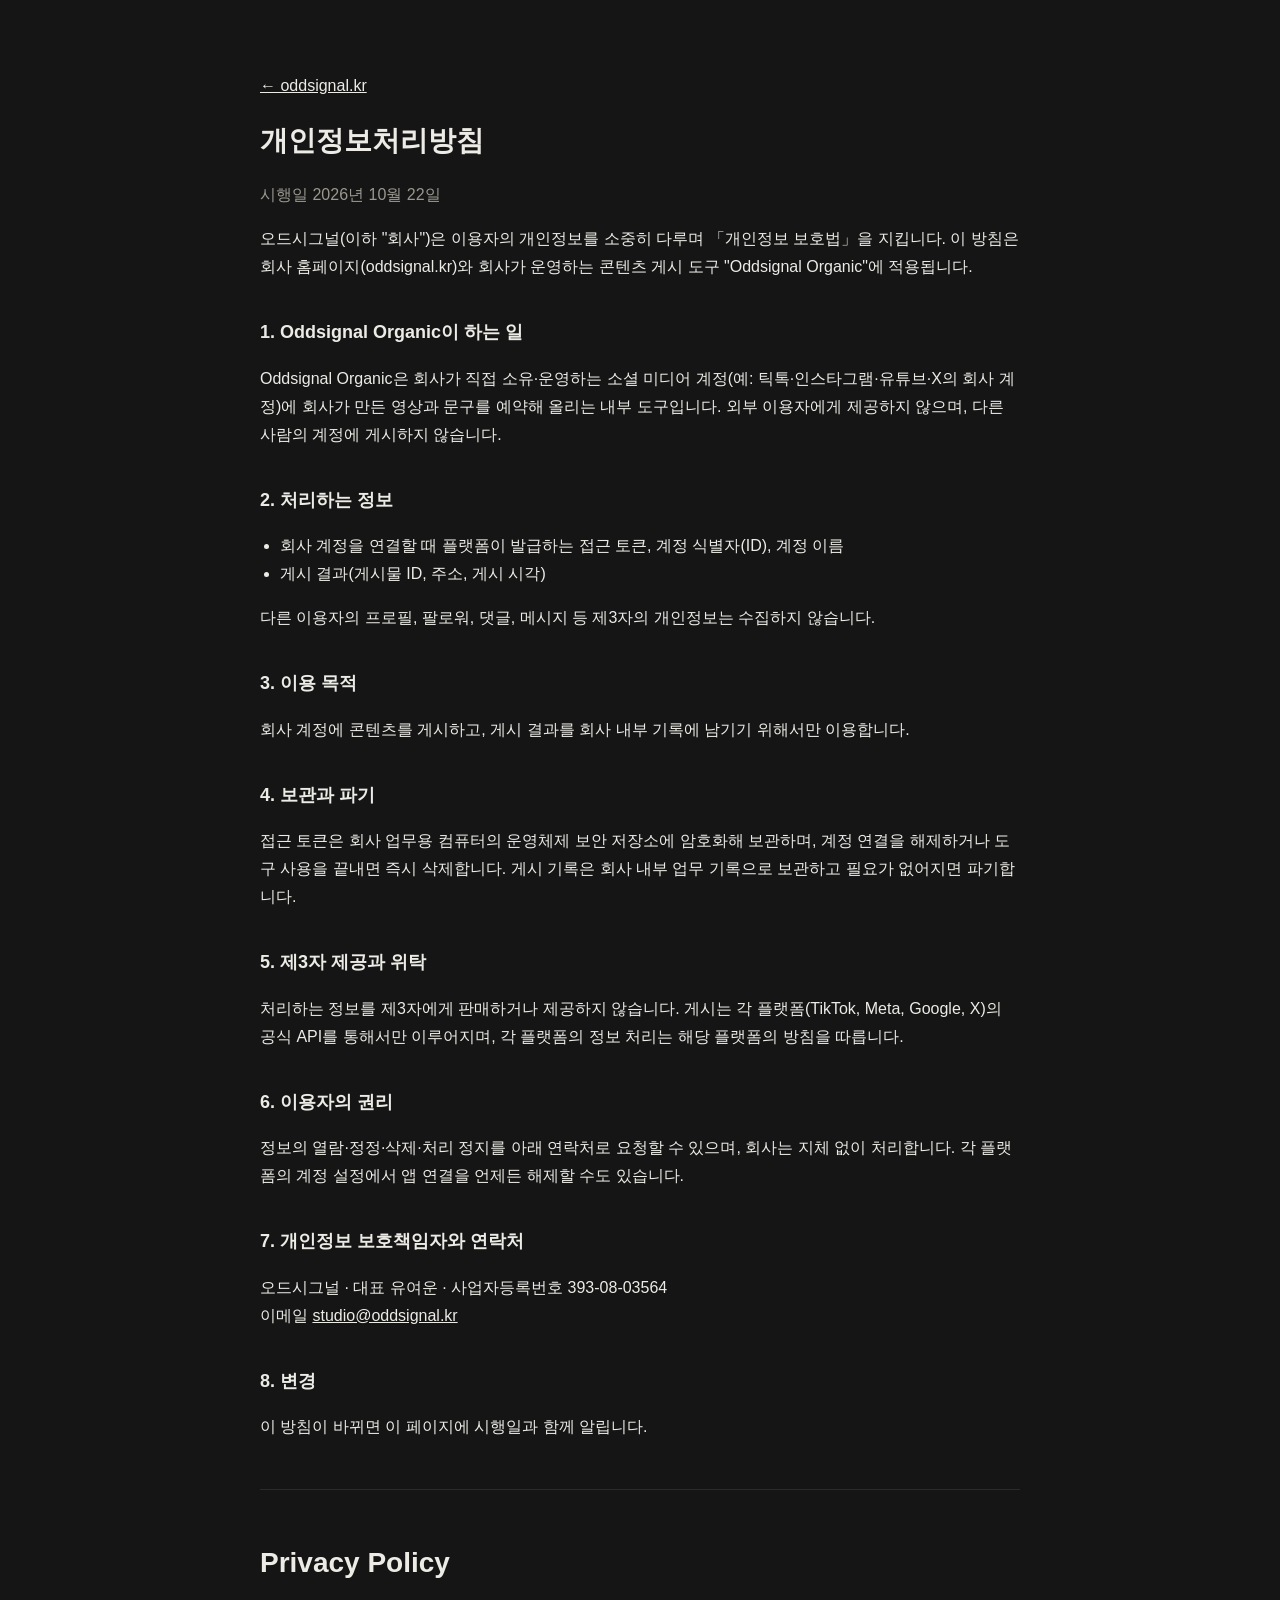
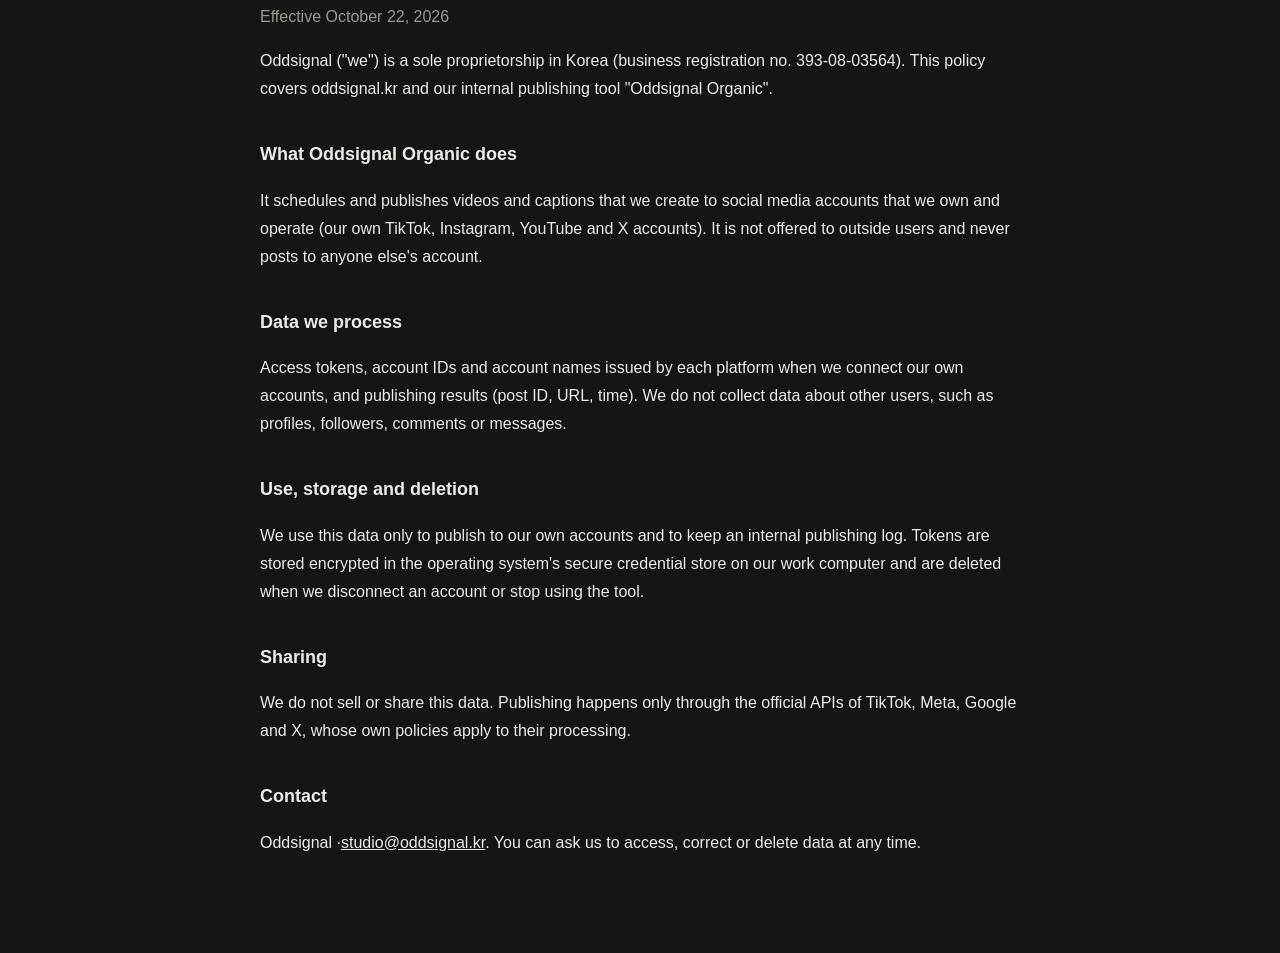
<file: privacy.html>
<!doctype html>
<html lang="ko">
<head>
<meta charset="utf-8"><meta name="viewport" content="width=device-width, initial-scale=1"><meta name="theme-color" content="#151515">
<title>개인정보처리방침 — 오드시그널 Oddsignal</title>
<meta name="description" content="오드시그널의 개인정보처리방침과 콘텐츠 게시 도구(Oddsignal Organic)의 데이터 처리 방식">
<link rel="canonical" href="https://oddsignal.kr/privacy">
<link rel="icon" href="assets/favicon.svg?v=dot-v2" type="image/svg+xml">
<link rel="stylesheet" href="legal.css?v=1">
</head>
<body><main>
<p class="meta"><a href="/">← oddsignal.kr</a></p>
<h1>개인정보처리방침</h1>
<p class="meta">시행일 2026년 10월 22일</p>

<p>오드시그널(이하 "회사")은 이용자의 개인정보를 소중히 다루며 「개인정보 보호법」을 지킵니다. 이 방침은 회사 홈페이지(oddsignal.kr)와 회사가 운영하는 콘텐츠 게시 도구 "Oddsignal Organic"에 적용됩니다.</p>

<h2>1. Oddsignal Organic이 하는 일</h2>
<p>Oddsignal Organic은 회사가 직접 소유·운영하는 소셜 미디어 계정(예: 틱톡·인스타그램·유튜브·X의 회사 계정)에 회사가 만든 영상과 문구를 예약해 올리는 내부 도구입니다. 외부 이용자에게 제공하지 않으며, 다른 사람의 계정에 게시하지 않습니다.</p>

<h2>2. 처리하는 정보</h2>
<ul>
<li>회사 계정을 연결할 때 플랫폼이 발급하는 접근 토큰, 계정 식별자(ID), 계정 이름</li>
<li>게시 결과(게시물 ID, 주소, 게시 시각)</li>
</ul>
<p>다른 이용자의 프로필, 팔로워, 댓글, 메시지 등 제3자의 개인정보는 수집하지 않습니다.</p>

<h2>3. 이용 목적</h2>
<p>회사 계정에 콘텐츠를 게시하고, 게시 결과를 회사 내부 기록에 남기기 위해서만 이용합니다.</p>

<h2>4. 보관과 파기</h2>
<p>접근 토큰은 회사 업무용 컴퓨터의 운영체제 보안 저장소에 암호화해 보관하며, 계정 연결을 해제하거나 도구 사용을 끝내면 즉시 삭제합니다. 게시 기록은 회사 내부 업무 기록으로 보관하고 필요가 없어지면 파기합니다.</p>

<h2>5. 제3자 제공과 위탁</h2>
<p>처리하는 정보를 제3자에게 판매하거나 제공하지 않습니다. 게시는 각 플랫폼(TikTok, Meta, Google, X)의 공식 API를 통해서만 이루어지며, 각 플랫폼의 정보 처리는 해당 플랫폼의 방침을 따릅니다.</p>

<h2>6. 이용자의 권리</h2>
<p>정보의 열람·정정·삭제·처리 정지를 아래 연락처로 요청할 수 있으며, 회사는 지체 없이 처리합니다. 각 플랫폼의 계정 설정에서 앱 연결을 언제든 해제할 수도 있습니다.</p>

<h2>7. 개인정보 보호책임자와 연락처</h2>
<p>오드시그널 · 대표 유여운 · 사업자등록번호 393-08-03564<br>이메일 <a href="mailto:studio@oddsignal.kr">studio@oddsignal.kr</a></p>

<h2>8. 변경</h2>
<p>이 방침이 바뀌면 이 페이지에 시행일과 함께 알립니다.</p>

<hr>
<h1 lang="en">Privacy Policy</h1>
<p class="meta" lang="en">Effective October 22, 2026</p>
<div lang="en">
<p>Oddsignal ("we") is a sole proprietorship in Korea (business registration no. 393-08-03564). This policy covers oddsignal.kr and our internal publishing tool "Oddsignal Organic".</p>
<h2>What Oddsignal Organic does</h2>
<p>It schedules and publishes videos and captions that we create to social media accounts that we own and operate (our own TikTok, Instagram, YouTube and X accounts). It is not offered to outside users and never posts to anyone else's account.</p>
<h2>Data we process</h2>
<p>Access tokens, account IDs and account names issued by each platform when we connect our own accounts, and publishing results (post ID, URL, time). We do not collect data about other users, such as profiles, followers, comments or messages.</p>
<h2>Use, storage and deletion</h2>
<p>We use this data only to publish to our own accounts and to keep an internal publishing log. Tokens are stored encrypted in the operating system's secure credential store on our work computer and are deleted when we disconnect an account or stop using the tool.</p>
<h2>Sharing</h2>
<p>We do not sell or share this data. Publishing happens only through the official APIs of TikTok, Meta, Google and X, whose own policies apply to their processing.</p>
<h2>Contact</h2>
<p>Oddsignal ·<a href="mailto:studio@oddsignal.kr">studio@oddsignal.kr</a>. You can ask us to access, correct or delete data at any time.</p>
</div>
</main></body></html>
</file>
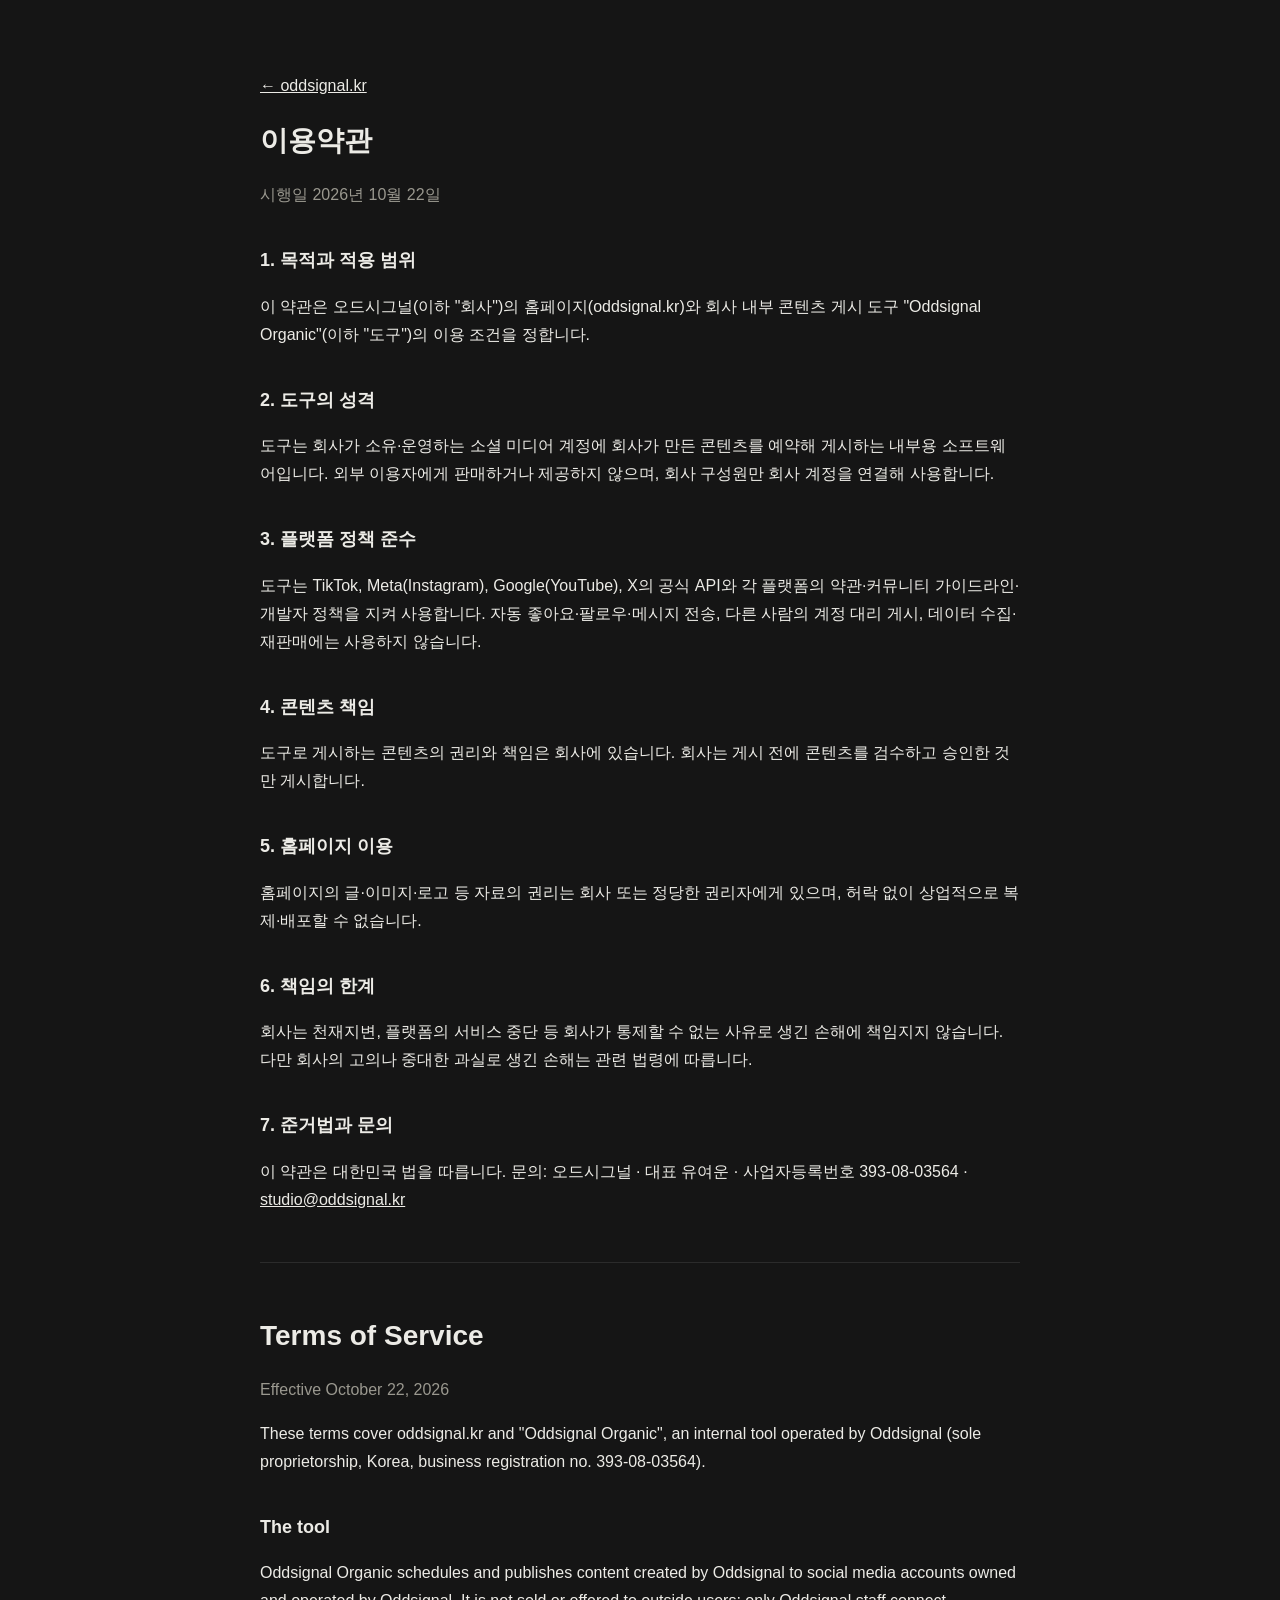
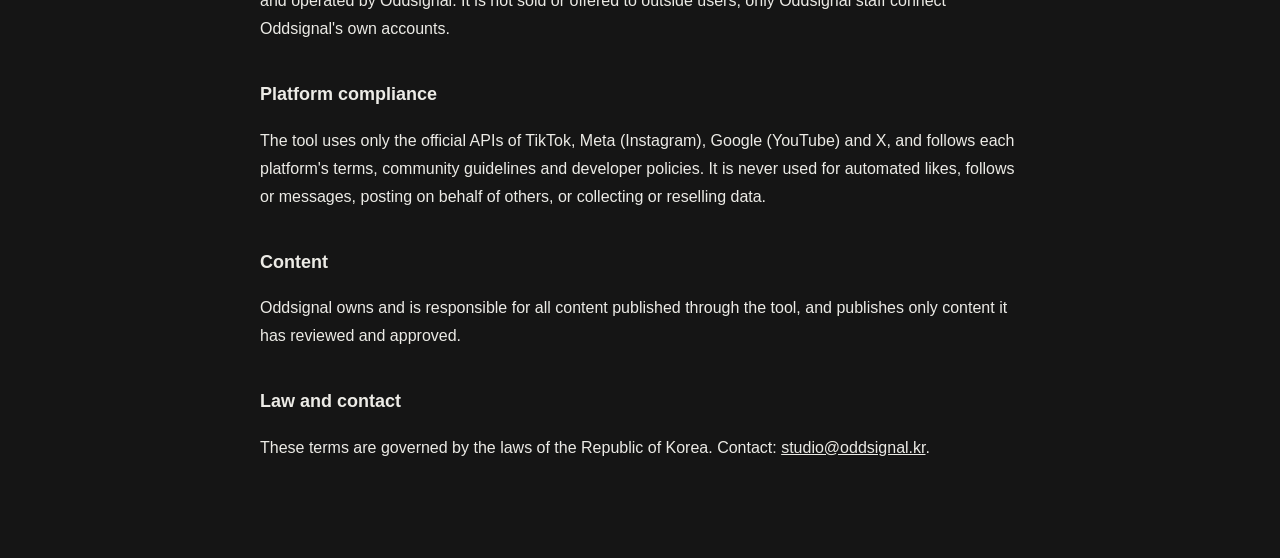
<file: terms.html>
<!doctype html>
<html lang="ko">
<head>
<meta charset="utf-8"><meta name="viewport" content="width=device-width, initial-scale=1"><meta name="theme-color" content="#151515">
<title>이용약관 — 오드시그널 Oddsignal</title>
<meta name="description" content="오드시그널 홈페이지와 콘텐츠 게시 도구(Oddsignal Organic)의 이용약관">
<link rel="canonical" href="https://oddsignal.kr/terms">
<link rel="icon" href="assets/favicon.svg?v=dot-v2" type="image/svg+xml">
<link rel="stylesheet" href="legal.css?v=1">
</head>
<body><main>
<p class="meta"><a href="/">← oddsignal.kr</a></p>
<h1>이용약관</h1>
<p class="meta">시행일 2026년 10월 22일</p>

<h2>1. 목적과 적용 범위</h2>
<p>이 약관은 오드시그널(이하 "회사")의 홈페이지(oddsignal.kr)와 회사 내부 콘텐츠 게시 도구 "Oddsignal Organic"(이하 "도구")의 이용 조건을 정합니다.</p>

<h2>2. 도구의 성격</h2>
<p>도구는 회사가 소유·운영하는 소셜 미디어 계정에 회사가 만든 콘텐츠를 예약해 게시하는 내부용 소프트웨어입니다. 외부 이용자에게 판매하거나 제공하지 않으며, 회사 구성원만 회사 계정을 연결해 사용합니다.</p>

<h2>3. 플랫폼 정책 준수</h2>
<p>도구는 TikTok, Meta(Instagram), Google(YouTube), X의 공식 API와 각 플랫폼의 약관·커뮤니티 가이드라인·개발자 정책을 지켜 사용합니다. 자동 좋아요·팔로우·메시지 전송, 다른 사람의 계정 대리 게시, 데이터 수집·재판매에는 사용하지 않습니다.</p>

<h2>4. 콘텐츠 책임</h2>
<p>도구로 게시하는 콘텐츠의 권리와 책임은 회사에 있습니다. 회사는 게시 전에 콘텐츠를 검수하고 승인한 것만 게시합니다.</p>

<h2>5. 홈페이지 이용</h2>
<p>홈페이지의 글·이미지·로고 등 자료의 권리는 회사 또는 정당한 권리자에게 있으며, 허락 없이 상업적으로 복제·배포할 수 없습니다.</p>

<h2>6. 책임의 한계</h2>
<p>회사는 천재지변, 플랫폼의 서비스 중단 등 회사가 통제할 수 없는 사유로 생긴 손해에 책임지지 않습니다. 다만 회사의 고의나 중대한 과실로 생긴 손해는 관련 법령에 따릅니다.</p>

<h2>7. 준거법과 문의</h2>
<p>이 약관은 대한민국 법을 따릅니다. 문의: 오드시그널 · 대표 유여운 · 사업자등록번호 393-08-03564 · <a href="mailto:studio@oddsignal.kr">studio@oddsignal.kr</a></p>

<hr>
<div lang="en">
<h1>Terms of Service</h1>
<p class="meta">Effective October 22, 2026</p>
<p>These terms cover oddsignal.kr and "Oddsignal Organic", an internal tool operated by Oddsignal (sole proprietorship, Korea, business registration no. 393-08-03564).</p>
<h2>The tool</h2>
<p>Oddsignal Organic schedules and publishes content created by Oddsignal to social media accounts owned and operated by Oddsignal. It is not sold or offered to outside users; only Oddsignal staff connect Oddsignal's own accounts.</p>
<h2>Platform compliance</h2>
<p>The tool uses only the official APIs of TikTok, Meta (Instagram), Google (YouTube) and X, and follows each platform's terms, community guidelines and developer policies. It is never used for automated likes, follows or messages, posting on behalf of others, or collecting or reselling data.</p>
<h2>Content</h2>
<p>Oddsignal owns and is responsible for all content published through the tool, and publishes only content it has reviewed and approved.</p>
<h2>Law and contact</h2>
<p>These terms are governed by the laws of the Republic of Korea. Contact: <a href="mailto:studio@oddsignal.kr">studio@oddsignal.kr</a>.</p>
</div>
</main></body></html>
</file>
<file: styles.css>
/* ponytail: native layout, no animation or component dependencies. */
:root{color-scheme:dark;--bg:#151515;--surface:#1c1c1b;--ink:#f4f1ea;--muted:#b2afa8;--accent:#eb5d28;--line:#30302d;--serif:Georgia,"Noto Serif KR","Batang","바탕",serif;--sans:Arial,"Apple SD Gothic Neo","Malgun Gothic",sans-serif}
*{box-sizing:border-box}
html{scroll-behavior:smooth;scroll-padding-top:80px}
body{margin:0;background:var(--bg);color:var(--ink);font:15px/1.8 var(--sans);-webkit-font-smoothing:antialiased}
a{color:inherit;text-decoration:none}
button{font:inherit;color:inherit;cursor:pointer}
img{max-width:100%;display:block}
h1,h2,h3,p{margin:0}
h1,h2,h3{font-weight:400}
::selection{background:var(--accent);color:var(--bg)}
:focus-visible{outline:2px solid var(--accent);outline-offset:6px}
section{scroll-margin-top:24px}
.wrap{width:min(1280px,calc(100% - 112px));margin-inline:auto}
.eyebrow{font-size:12px;font-weight:600;letter-spacing:.04em;line-height:1.5;color:var(--accent)}
.muted{color:var(--muted)}
.sr-only{position:absolute;width:1px;height:1px;overflow:hidden;clip-path:inset(50%);white-space:nowrap}
.skip-link{position:fixed;left:20px;top:-80px;z-index:100;background:var(--ink);color:var(--bg);padding:12px 20px}
.skip-link:focus{top:16px}
.header{position:relative;z-index:20;background:var(--bg)}
.header-inner{min-height:100px;display:flex;align-items:center;border-bottom:1px solid var(--line);gap:48px}
.wordmark{font-size:22px;line-height:1.1;font-weight:700;letter-spacing:-1px;white-space:nowrap;display:inline-flex;align-items:center;min-height:44px}
.nav{display:flex;gap:36px;margin-left:auto;align-items:center}
.nav a{font-size:12px;min-height:44px;display:flex;align-items:center;gap:8px;position:relative;color:var(--muted)}
.nav a:hover,.nav a:focus-visible{color:var(--ink)}
.nav a::after{position:absolute;content:"";height:1px;background:var(--accent);width:100%;bottom:6px;left:0;transition:transform .2s;transform:scaleX(0);transform-origin:left}
.nav a:hover::after{transform:scaleX(1)}
.header-tools{display:flex;align-items:center;gap:20px}
.language{display:flex;align-items:center;font-size:12px;gap:2px;color:#9d9a92}
.language a{min-width:32px;min-height:44px;display:grid;place-items:center}
.language a[aria-current=true]{color:var(--ink)}
.menu-toggle{display:none;background:none;border:0;width:44px;height:44px;padding:10px}
.menu-toggle span{height:1px;background:var(--ink);display:block;margin:6px 0;transition:transform .2s}
.hero{min-height:775px;position:relative;padding-top:96px;display:grid;grid-template-columns:1.1fr 1fr;column-gap:28px;align-items:start}
.hero-copy{position:relative;z-index:2}
.hero h1{font-family:var(--serif);font-size:clamp(42px,4.7vw,70px);line-height:1.34;letter-spacing:-.065em;margin:28px 0}
.hero h1 em{font-style:normal;color:var(--accent)}
.hero-description{font-size:14px;color:var(--muted);line-height:1.9}
.text-link{font-size:12px;min-height:44px;display:inline-flex;align-items:center;gap:16px}
.text-link:hover{color:var(--accent)}
.title-link{color:inherit;text-decoration:none;background:linear-gradient(var(--accent),var(--accent)) 0 96%/0 1px no-repeat;transition:color .3s,background-size .45s cubic-bezier(.2,.7,.2,1)}
.title-area{display:block;color:inherit;text-decoration:none}
.title-area:hover .title-link,.title-area:focus-visible .title-link{color:var(--accent);background-size:100% 1px}
.link-em [data-i18n]{background:linear-gradient(var(--accent),var(--accent)) 0 100%/0 1px no-repeat;padding-bottom:4px;transition:background-size .45s cubic-bezier(.2,.7,.2,1)}
.link-em:hover [data-i18n],.link-em:focus-visible [data-i18n]{background-size:100% 1px}
.hero-art{position:relative;min-width:0;isolation:isolate}
.hero-bottom{grid-column:1/-1;align-self:end;display:flex;justify-content:space-between;gap:24px;border-bottom:1px solid var(--line);padding:32px 0 24px;margin-top:36px;color:var(--muted);font-size:12px;letter-spacing:.02em}
.hero-bottom a{letter-spacing:.12em;white-space:nowrap;display:flex;align-items:center;gap:24px}
.section{padding-block:112px}
.section-heading{display:grid;grid-template-columns:1fr 1fr;column-gap:80px;margin-bottom:64px;align-items:end}
.section-heading .eyebrow{grid-column:1/-1;margin-bottom:24px}
.section-heading h2,.about h2{font-family:var(--serif);font-size:clamp(30px,3vw,44px);line-height:1.5;letter-spacing:-.055em}
.section-heading h2 em,.about h2 em{color:inherit;font-style:normal}
.section-heading>p:last-child{color:var(--muted);font-size:13px;line-height:1.9;padding-bottom:6px}
.venture{display:grid;grid-template-columns:1.15fr 1fr;gap:80px;padding-block:40px;border-top:1px solid var(--line);align-items:center}
.venture:last-child{border-bottom:1px solid var(--line)}
.venture-visual{height:400px;position:relative;overflow:hidden;display:flex;flex-direction:column;justify-content:space-between}
.venture-copy{padding-block:16px}
.venture-copy h3{font:46px/1.3 Georgia,serif;letter-spacing:-.04em;margin:16px 0 24px}
.brand-ko{font:12px var(--sans);letter-spacing:0;margin-left:16px;color:var(--muted)}
.venture-statement{font-family:var(--serif);font-size:24px;line-height:1.6;letter-spacing:-.035em;margin-bottom:16px}
.body-copy{font-size:13px;line-height:1.95;color:var(--muted);max-width:400px;word-break:keep-all;overflow-wrap:anywhere}
.venture-link-row{margin-top:24px;display:flex;justify-content:space-between;align-items:center;gap:16px}
.status{font-size:12px;color:var(--muted);display:inline-flex;gap:8px;align-items:center}
.status>span:first-child{width:4px;height:4px;border-radius:50%;background:var(--accent)}
.approach{background:#1b1b1a;border-block:1px solid #262623}
.steps{padding:0;margin:0;list-style:none;display:grid;grid-template-columns:repeat(4,1fr)}
.steps li{position:relative;border-top:1px solid #575347;padding:24px 32px 10px 0}
.steps li+li{padding-left:32px;border-left:1px solid var(--line)}
.step-number{color:var(--muted);font:14px Georgia,serif}
.steps h3{font:25px/1.4 var(--serif);letter-spacing:-.04em;margin-top:40px}
.step-en{font:15px Georgia,serif;color:var(--muted);display:block;margin-top:6px}
.steps p{font-size:12px;color:var(--muted);line-height:1.85;margin-top:24px;max-width:210px;word-break:keep-all}
.about{display:grid;grid-template-columns:1fr 1fr;gap:80px;align-items:center}
.about-sign{font:bold clamp(50px,6vw,89px)/.98 Arial,sans-serif;letter-spacing:-.065em}
.about-sign>span{display:block}
.about-sign>div{margin-top:36px;font:12px/1.8 var(--sans);color:var(--muted);letter-spacing:.16em}
.about-copy h2{font-size:34px;margin:24px 0}
.about-copy>p:not(.eyebrow){font-size:13px;color:var(--muted);margin-top:16px;line-height:1.95;word-break:keep-all}
.founder-line{display:flex;justify-content:space-between;gap:20px;margin-top:32px;border-top:1px solid var(--line);padding-top:24px;font-size:12px}
.founder-line>span:first-child{font-size:12px;color:var(--muted);letter-spacing:normal}
.footer{padding-block:40px 28px;border-top:1px solid var(--line)}
.footer-top{display:flex;align-items:center;gap:32px}
.footer-top .wordmark{font-size:18px}
.footer-top>p{font-size:12px;color:var(--muted)}
.back-top{margin-left:auto;display:flex;align-items:center;gap:24px;font-size:12px;min-height:44px}
.footer-bottom{display:flex;justify-content:space-between;gap:32px;margin-top:28px;color:#98968f;font-size:12px;line-height:1.9}
html[lang=en] .hero h1{letter-spacing:-.045em;line-height:1.1;font-size:clamp(48px,5.7vw,84px);margin-block:32px}
html[lang=en] .section-heading h2,html[lang=en] .about h2{letter-spacing:-.025em;line-height:1.22}
html[lang=en] .brand-ko{display:none}
html[lang=en] .hero-description{max-width:365px}
html[lang=en] .venture-statement{font-size:27px;line-height:1.3}
html[lang=en] .step-en{display:none}
@media(min-width:761px) and (prefers-reduced-motion:no-preference){
.hero-copy{animation:arrive .65s ease-out both}
@keyframes arrive{from{opacity:.3;transform:translateY(18px)}to{opacity:1;transform:translateY(0)}}
}
@media(max-width:1100px){
.wrap{width:calc(100% - 64px)}
.header-inner{gap:24px}
.nav{gap:24px}
.hero{padding-top:72px;min-height:690px}
.section{padding-block:88px}
.venture{gap:48px}
.venture-visual{height:370px}
.section-heading,.about{gap:48px}
.venture-copy h3{font-size:38px}
.venture-statement{font-size:22px}
.hero h1{font-size:54px}
.steps li+li{padding-left:24px}
.steps h3{font-size:22px}
.body-copy{font-size:12px}
}
@media(max-width:760px){
html{scroll-padding-top:32px}
.wrap{width:calc(100% - 40px)}
.header-inner{min-height:80px;gap:12px;flex-wrap:wrap}
.wordmark{font-size:20px}
.header-tools{margin-left:auto;gap:8px}
.nav{order:3;width:100%;margin:0;gap:12px;justify-content:space-between;padding-bottom:14px}
.nav a{font-size:12px}
.js .nav{display:none}
.js .nav.is-open{display:flex}
.js .menu-toggle{display:block}
.menu-toggle[aria-expanded=true] span:first-child{transform:translateY(3.5px) rotate(45deg)}
.menu-toggle[aria-expanded=true] span:last-child{transform:translateY(-3.5px) rotate(-45deg)}
.hero{display:block;min-height:0;padding-top:48px}
.eyebrow{font-size:11px}
.hero h1{font-size:clamp(40px,9vw,64px);line-height:1.4;margin-block:24px;letter-spacing:-.075em}
.hero-description{font-size:13px}
.text-link{font-size:11px}
.hero-art{width:min(430px,100%);margin:48px auto 0}
.hero-bottom{margin-top:16px;padding-block:24px 24px;gap:16px;align-items:flex-end}
.hero-bottom>span{max-width:195px;font-size:11px;word-break:keep-all}
.hero-bottom a{font-size:11px;gap:14px}
.section{padding-block:64px}
.section-heading{display:block;margin-bottom:36px}
.section-heading .eyebrow{margin-bottom:24px}
.section-heading h2{font-size:34px}
.section-heading>p:last-child{margin-top:24px;font-size:12px}
.venture{display:flex;flex-direction:column;gap:24px;padding-block:24px 36px;align-items:stretch}
.venture-visual{height:360px}
.venture-copy{padding:10px 0 0}
.venture-copy h3{font-size:39px;margin-top:12px;margin-bottom:20px}
.venture-statement{font-size:24px}
.body-copy{font-size:13px;max-width:none}
.venture-link-row{margin-top:20px}
.steps{grid-template-columns:1fr 1fr}
.steps li{padding:24px 20px 32px 0}
.steps li+li{padding-left:20px}
.steps li:nth-child(3){border-left:0;padding-left:0}
.steps h3{font-size:23px;margin-top:28px}
.steps p{margin-top:16px;font-size:12px}
.about{display:flex;flex-direction:column;gap:56px;align-items:stretch}
.about-sign{font-size:78px}
.about-sign>div{margin-top:24px}
.about-copy h2{font-size:30px}
.about-copy>p:not(.eyebrow){font-size:13px}
.footer{padding-top:28px}
.footer-top{gap:12px;flex-wrap:wrap}
.footer-top>p{order:3;width:100%;font-size:11px}
.back-top{font-size:11px}
.footer-bottom{display:block;margin-top:24px;font-size:11px}
.footer-bottom p+p{margin-top:16px}
html[lang=en] .hero h1{font-size:clamp(48px,12vw,72px);line-height:1.12;margin-block:28px}
html[lang=en] .hero-description{font-size:13px}
html[lang=en] .hero-art{margin-top:48px}
html[lang=en] .about-copy h2{font-size:36px}
}
@media(max-width:360px){
.wrap{width:calc(100% - 32px)}
.hero h1{font-size:38px}
.hero-bottom a{font-size:11px}
.nav a{font-size:11px}
.wordmark{font-size:18px}
.header-tools{gap:2px}
.venture-visual{height:335px}
.about-sign{font-size:67px}
}
@media(prefers-reduced-motion:reduce){
html{scroll-behavior:auto}
*,*::before,*::after{animation:none!important;transition:none!important}
}
@media print{
.header,.hero-art,.hero-bottom,.back-top{display:none}
.wrap{width:100%}
.section,.hero{padding:24px 0;min-height:0}
.venture{break-inside:avoid}
.hero{display:block}
body{background:white;color:black}
.body-copy,.muted{color:#333}
}
/* 2026-10-08: user comments 2/3, real app screenshot. Bottom editor toast is outside the display crop. */
/* Approved dot logo: preserve source pixels and crop only its presentation space. */
.dot-wordmark{display:block;width:220px;height:auto;overflow:hidden;mix-blend-mode:screen}
.wordmark{flex-shrink:0}
.about-sign .dot-wordmark{width:100%;max-width:470px}
@media(max-width:760px){
.header .wordmark{width:calc(100% - 136px);max-width:220px}
.header .dot-wordmark{width:100%}
.header-tools{flex-shrink:0}
}
@media print{
.dot-wordmark{mix-blend-mode:normal}
}
/* 2026-10-08: Shortforme feature preview deck (5 slides). Real captures plus one labelled concept diagram. */
.venture-visual.sf-deck{height:auto;display:block;overflow:visible;background:none;padding:0;min-width:0;color:var(--ink)}
.sf-tabs{display:none;border-bottom:1px solid var(--line);margin-bottom:16px}
.js .sf-tabs{display:flex}
.sf-tabs button{flex:1 1 0;min-width:0;min-height:48px;background:none;border:0;border-bottom:2px solid transparent;margin-bottom:-1px;padding:6px 2px;font-size:12px;line-height:1.4;color:var(--muted);display:flex;flex-direction:column;align-items:center;justify-content:center}
.sf-tabs button span:first-child{font:12px Georgia,serif;color:#7d786b}
.sf-tabs button:hover{color:var(--ink)}
.sf-tabs button[aria-selected=true]{color:var(--ink);border-bottom-color:var(--accent)}
.sf-tabs button[aria-selected=true] span:first-child{color:var(--accent)}
.sf-slide{margin:0}
.sf-slide[hidden]{display:none}
.sf-shot{position:relative;aspect-ratio:2148/1350;background:#111;border:1px solid #42403a;overflow:hidden;border-radius:12px}
.sf-shot>img{display:block;width:100%;max-width:none;height:100%;object-fit:cover;object-position:center}
.sf-slide figcaption{display:grid;gap:4px;padding-top:16px;min-height:128px;align-content:start}
.sf-slide figcaption strong{font:400 22px/1.45 var(--serif);letter-spacing:-.04em}
@media(max-width:900px){
.sf-shot{aspect-ratio:4/3}
.sf-shot>img{object-fit:contain;object-position:center}
.sf-slide figcaption strong{font-size:20px}
.sf-slide figcaption{min-height:140px}
.sf-tabs button{font-size:11px}
}
@media(prefers-reduced-motion:no-preference){
.sf-slide:not([hidden]){animation:sfin .35s ease-out both}
@keyframes sfin{from{opacity:.35}to{opacity:1}}
}
/* 2026-10-08: Hightemp app feature preview deck (reuses the deck component). Slide 1 keeps the original visual. */
.ht-deck .sf-shot{aspect-ratio:1/1}
.ht-deck .sf-shot>img{object-position:center}
@media(max-width:900px){
.ht-deck .sf-slide figcaption{min-height:152px}
}
/* 2026-10-09: marketing track-record band: founder career timeline as a 5-point growth concept graph. */
.pr-band{max-width:960px;margin-bottom:64px}
.pr-band .eyebrow{margin-bottom:24px}
.pr-band h2{font-family:var(--serif);font-size:clamp(30px,3vw,44px);line-height:1.5;letter-spacing:-.055em}
.pr-band h2 em{color:inherit;font-style:normal}
html[lang=en] .pr-band h2{letter-spacing:-.025em;line-height:1.22}
.pr-lead{max-width:640px;margin-top:24px;color:var(--muted);font-size:13px;line-height:1.95;word-break:keep-all}
.pr-graph{position:relative;margin-top:48px;padding-top:12px;border-top:1px solid #575347}
.pr-svg{display:block;width:100%;height:auto;overflow:visible}
.pr-base{stroke:#575347;stroke-width:1}
.pr-drop{stroke:#4a473f;stroke-width:1;stroke-dasharray:3 5}
.pr-area{fill:url(#prArea)}
.pr-line{fill:none;stroke:var(--accent);stroke-width:3;stroke-linecap:round}
.pr-dot{fill:var(--bg);stroke:var(--ink);stroke-width:2.5}
.pr-dot-end{fill:var(--accent);stroke:var(--accent)}
.pr-points{list-style:none;margin:6px 0 0;padding:0;display:grid;grid-template-columns:repeat(5,1fr)}
.pr-points li{padding:0 8px;min-width:0;text-align:center}
.pr-n{display:block;font:14px Georgia,serif;letter-spacing:.06em;color:var(--muted);margin-bottom:6px}
.pr-points strong{display:block;font:400 15px/1.5 var(--serif);letter-spacing:0;word-break:keep-all}
.pr-d{display:block;margin-top:6px;color:var(--muted);font-size:12px;line-height:1.8;word-break:keep-all}
.pr-d b{display:block;font-weight:400;color:var(--ink);font-size:12.5px;line-height:1.7;margin-top:2px}
.pr-end .pr-n{color:var(--accent)}
.pr-end strong{color:var(--accent)}
@media(max-width:1100px){
.pr-points strong{font-size:14px}
.pr-d,.pr-d b{font-size:11.5px}
}
@media(max-width:760px){
.pr-band{margin-bottom:36px}
.pr-band .eyebrow{margin-bottom:24px}
.pr-band h2{font-size:34px}
.pr-lead{font-size:12px}
.pr-graph{margin-top:32px}
.pr-points{grid-template-columns:1fr;margin-top:16px}
.pr-points li{display:grid;grid-template-columns:48px 1fr;column-gap:8px;padding:14px 0;border-top:1px solid var(--line);text-align:left}
.pr-points li:first-child{border-top:0}
.pr-n{grid-row:1/3;margin:2px 0 0}
.pr-points strong,.pr-d{grid-column:2}
.pr-d{margin-top:2px}
.pr-points strong{font-size:16px}
.pr-d,.pr-d b{font-size:12px}
html[lang=en] .pr-band h2{font-size:36px}
}
@media(prefers-reduced-motion:no-preference){
.pr-line{stroke-dasharray:1;stroke-dashoffset:1;animation:prdraw 1.8s ease-out .2s forwards}
@keyframes prdraw{to{stroke-dashoffset:0}}
}
@media print{
.pr-graph,.pr-points li{break-inside:avoid}
}
@media(max-width:900px){
.pr-points{grid-template-columns:1fr;margin-top:16px}
.pr-points li{display:grid;grid-template-columns:48px 1fr;column-gap:8px;padding:14px 0;border-top:1px solid var(--line);text-align:left}
.pr-points li:first-child{border-top:0}
.pr-n{grid-row:1/3;margin:2px 0 0}
.pr-points strong,.pr-d{grid-column:2}
.pr-d{margin-top:2px}
.pr-points strong{font-size:16px}
.pr-d,.pr-d b{font-size:12px}
}
/* 2026-10-09 v6: smaller dots, dim labels that light up on hover/focus (desktop). Touch layouts keep readable text. */
.pr-dot{stroke-width:1.5;transform-box:fill-box;transform-origin:center;transition:transform .25s ease}
.pr-dot.is-on{transform:scale(2.6)}
.pr-hit{cursor:pointer}
@media(min-width:901px){
.pr-points{min-height:150px}
.pr-points li{outline:0;cursor:default}
.pr-points .pr-n{font-size:11px;color:var(--muted);margin-bottom:4px;transition:font-size .25s ease,color .25s ease}
.pr-points strong{font-size:11px;color:#5f5c55;transition:font-size .25s ease,color .25s ease}
.pr-points .pr-d{font-size:6.5px;color:#4d4a42;margin-top:4px;transition:font-size .25s ease,color .25s ease}
.pr-points .pr-d b{font-size:6.5px;color:#5f5c55;transition:font-size .25s ease,color .25s ease}
.pr-points .pr-end strong{color:#5f5c55}
.pr-points li.is-on .pr-n{font-size:14px;color:var(--accent)}
.pr-points li.is-on strong,.pr-points li.is-on.pr-end strong{font-size:15px;color:var(--ink)}
.pr-points li.is-on .pr-d{font-size:12px;color:var(--muted)}
.pr-points li.is-on .pr-d b{font-size:12.5px;color:var(--ink)}
.pr-points li:focus-visible{outline:1px solid var(--accent);outline-offset:4px}
}
@media(prefers-reduced-motion:reduce){
.pr-dot,.pr-points .pr-n,.pr-points strong,.pr-points .pr-d,.pr-points .pr-d b{transition:none}
}
/* 2026-10-09 v7: no line wrapping on desktop labels (including on hover) and a brighter resting state. */
@media(min-width:901px){
.pr-points li{position:relative;white-space:nowrap}
.pr-points li strong,.pr-points li .pr-d,.pr-points li .pr-d b,.pr-points li .pr-n{white-space:nowrap}
.pr-points .pr-n{color:var(--muted)}
.pr-points strong,.pr-points .pr-end strong{color:#a6a39a}
.pr-points .pr-d{color:#7d7a72}
.pr-points .pr-d b{color:#a6a39a}
.pr-points li.is-on{z-index:2;background:var(--bg)}
html[lang=en] .pr-points li.is-on strong,html[lang=en] .pr-points li.is-on.pr-end strong{font-size:13px}
html[lang=en] .pr-points li.is-on .pr-d,html[lang=en] .pr-points li.is-on .pr-d b{font-size:11px}
}
/* 2026-10-09: Hightemp layout v2. Brand copy centered on top, image slider left, slide caption right. */
.venture.ht-v2{row-gap:44px}
.venture-visual.ht-carousel{height:auto;display:block;overflow:visible;background:none;padding:0;min-width:0;color:var(--ink)}
.ht-track{--i:0;display:flex;overflow:hidden;touch-action:pan-y;outline-offset:4px}
.ht-slide{flex:0 0 100%;margin:0;min-width:0;transform:translateX(calc(var(--i) * -100%));transition:transform .5s cubic-bezier(.2,.7,.2,1)}
.ht-slide img{-webkit-user-drag:none;user-select:none}
html:not(.js) .ht-track{overflow-x:auto}
.ht-nav{display:none;align-items:center;justify-content:space-between;gap:16px;margin-top:14px}
.js .ht-nav{display:flex}
.ht-dots{display:flex;gap:2px}
.ht-dot{width:32px;height:44px;border:0;background:none;padding:0;position:relative}
.ht-dot::before{content:"";position:absolute;left:4px;right:4px;top:21px;height:2px;background:#42403a;transition:background .2s}
.ht-dot[aria-current=true]::before{background:var(--accent)}
@media(max-width:760px){
.venture.ht-v2{gap:24px}
}
/* 2026-10-09: contact arrow at 50% (90px→45px, glyph 48px→24px). */
/* 2026-10-18 hero: the whole first section is a dot-matrix fluid (site.js draws it on .hero-fluid); the logo sits large on the right and the copy stays on the left. */
.hero{isolation:isolate}
.hero-fluid{position:absolute;top:0;bottom:0;left:50%;width:100vw;height:100%;translate:-50% 0;z-index:-1;pointer-events:none;display:block}
.hero-art{display:flex;align-items:center;justify-content:center;align-self:stretch}
.hero-logo-slot{position:relative;width:min(100%,560px);aspect-ratio:1}
.hero-logo-svg{display:block;width:100%;height:100%;filter:drop-shadow(0 18px 30px #000a)}
.hero.is-fluid .hero-logo-svg{visibility:hidden}
@media(max-width:760px){
.hero-art{margin-top:32px}
.hero-logo-slot{width:min(78%,340px);margin-inline:auto}
}
#main{overflow-x:clip}
.hero-description,.pr-lead{word-break:keep-all}
/* Hightemp mirrors the Shortforme venture layout: copy left, slide deck right, caption under the slide. */
.venture.ht-mirror{grid-template-columns:1fr 1.15fr;row-gap:0}
@media(max-width:760px){
.ht-mirror .ht-carousel{order:-1}
}
/* Header/footer wordmark 40% smaller (220px -> 132px). */
.header .wordmark{max-width:132px}
.footer .dot-wordmark{width:132px}
/* Track-record band: copy left; milestones sit above the chart, linked to each dot by a dashed line. */
@media(min-width:761px){
.pr-band{max-width:none;display:grid;grid-template-columns:minmax(0,1fr) minmax(0,2.04fr);column-gap:64px;row-gap:0}
.pr-band h2{grid-column:1;grid-row:1;align-self:end}
.pr-band .pr-lead{grid-column:1;grid-row:2;align-self:start}
.pr-band .pr-chart{grid-column:2;grid-row:1/3;align-self:center;display:flex;flex-direction:column}
.pr-band .pr-graph{margin-top:0;padding-top:0;border-top:0}
.pr-band .pr-points{order:-1;margin:0 0 4px;align-items:end}
.pr-band .pr-points li{padding:0 4px;display:flex;flex-direction:column;align-items:center}
.pr-band .pr-points li,.pr-band .pr-points li strong,.pr-band .pr-points li .pr-d,.pr-band .pr-points li .pr-d b,.pr-band .pr-points li .pr-n{white-space:normal}
.pr-band .pr-n{font-size:12px;margin-bottom:4px}
.pr-band .pr-points strong{font-size:10.5px}
.pr-band .pr-d,.pr-band .pr-d b{font-size:11px;margin-top:4px}
.pr-band .pr-points li.is-on{background:none}
.pr-band .pr-points li.is-on>*{background:var(--bg);box-shadow:0 0 0 4px var(--bg)}
/* Emphasis scales the whole label so its line breaks stay exactly as in the resting state. */
.pr-band .pr-points li{transform-origin:50% 100%;transition:transform .2s ease}
.pr-band .pr-points li.is-on .pr-n{font-size:11px}
.pr-band .pr-points li.is-on strong{font-size:10.5px}
.pr-band .pr-points li.is-on .pr-d,.pr-band .pr-points li.is-on .pr-d b{font-size:11px}
.pr-band .pr-points li.is-on{transform:translateY(var(--dy,0)) scale(1.18)}
}
@media(max-width:760px){
.pr-drop{display:none}
}
@media(min-width:761px){
.pr-band .pr-points li{text-align:center}
}
/* Wide screens: labels step down along the curve (offset = 0.55 x dot depth below the NOW dot), descriptions stay on one line. */
@media(min-width:901px){
.pr-band .pr-chart{container-type:inline-size}
.pr-band .pr-points li{transform:translateY(var(--dy,0))}
.pr-band .pr-points li:nth-child(1){--dy:14.5cqi}
.pr-band .pr-points li:nth-child(2){--dy:13.63cqi}
.pr-band .pr-points li:nth-child(3){--dy:11.5cqi}
.pr-band .pr-points li:nth-child(4){--dy:7cqi}
}
/* Hightemp slides use the Shortforme slide size; dots sit right under the image. */
.ht-mirror .ht-deck .sf-shot{aspect-ratio:2148/1350}
.ht-mirror .ht-deck .sf-shot>img{object-fit:cover;object-position:center top}
.ht-mirror .ht-nav{justify-content:center;margin-top:6px}
@media(max-width:900px){
.ht-mirror .ht-deck .sf-shot{aspect-ratio:4/3}
}
/* Shortforme four-step tabs: long labels may wrap to two lines; all tabs keep one height. */
.sf-tabs button{white-space:normal;word-break:keep-all;text-align:center}
/* Concept motion slides (03 make, 04 run). Container units keep both the 16:10 and 4:3 frames in proportion. */
.pr-band h2{word-break:keep-all}
/* Slide 04: the ad made in Shortforme goes as it is into done-for-you campaign operations (data + proven method) and on to managed results. */
/* 2026-10-10: Shortforme slide banner. Tabs sit under the image; the right-hand statement and body change with the step. Panes share one grid cell so the copy height never jumps. */
.sf-deck .sf-tabs{border-bottom:0;border-top:1px solid var(--line);margin:16px 0 0}
.sf-deck .sf-tabs button{border-bottom:0;border-top:2px solid transparent;margin-bottom:0;margin-top:-1px}
.sf-deck .sf-tabs button[aria-selected=true]{border-top-color:var(--accent)}
.sf-copy{display:grid}
.sf-pane{grid-area:1/1;min-width:0;visibility:hidden;opacity:0}
.sf-pane.is-on{visibility:visible;opacity:1}
@media(prefers-reduced-motion:no-preference){
.sf-pane.is-on{animation:sfin .35s ease-out both}
}
/* 2026-10-10: Hightemp uses the same slide banner. The caption block under the image is gone; the copy beside it changes with the slide. */
.ht-mirror .ht-nav{margin-top:14px}
/* 2026-10-10: PR band takes the Approach section's background across the full width. --bg is reset here so the hover labels keep matching the band. */
.ventures.section{padding-top:0}
.pr-band{--bg:#1b1b1a;background:var(--bg);box-shadow:0 0 0 100vmax var(--bg);clip-path:inset(0 -100vmax);padding-block:112px;margin-bottom:0}
@media(max-width:1100px){
.pr-band{padding-block:88px}
}
@media(max-width:760px){
.pr-band{padding-block:64px;margin-bottom:0}
}
/* 2026-10-10: Shortforme banner swipes left/right. pan-y keeps vertical page scroll; horizontal drags reach the script. */
.venture.shortforme{touch-action:pan-y}
.sf-deck img{-webkit-user-drag:none;user-select:none}
/* 2026-10-10: values that used to sit in style="" attributes. The site's CSP (style-src 'self') blocks inline styles, so they live here. */
/* 2026-10-10: contact section at half height. The arrow button is gone; the heading and the email sit side by side instead of stacking. */
/* 2026-10-10: the contact section is gone. The email sits small under the footer wordmark, and the footer is the #contact target. */
.footer-brand{display:flex;flex-direction:column;align-items:flex-start;gap:10px}
.footer-email{font-size:12px;color:var(--muted);min-height:24px;display:inline-flex;align-items:center}
.footer-email:hover{color:var(--accent)}
@media(min-width:761px){
.footer-top{align-items:flex-start}
.footer-top>p{line-height:44px}
}
/* 2026-10-10: more room between the PR band and Shortforme; no rule under the last venture. */
.venture:last-child{border-bottom:0}
.venture.shortforme{padding-top:96px}
@media(max-width:1100px){
.venture.shortforme{padding-top:72px}
}
@media(max-width:760px){
.venture.shortforme{padding-top:48px}
}
/* 2026-10-10: About visual. The Oddsignal wordmark sends a signal down a branch to its two businesses (ShortForMe, Allright Class). Sizes use cqi so the 720x405 drawing scales as one piece. */
.bz-stage{position:relative;display:block;container-type:inline-size;aspect-ratio:16/9;width:100%;max-width:720px;font:400 12px/1.3 var(--sans);letter-spacing:0}
.about-sign .bz-stage .dot-wordmark{position:absolute;left:0;top:2.8cqi;width:55.5cqi;max-width:none}
.bz-links{position:absolute;inset:0;width:100%;height:100%;overflow:visible}
.bz-line{fill:none;stroke:var(--accent);stroke-width:1.4;stroke-dasharray:2 7;stroke-linecap:round;opacity:.75}
.bz-dot{fill:var(--accent)}
.bz-origin{fill:var(--accent)}
.bz-ping{fill:none;stroke:var(--accent);stroke-width:1.4;transform-box:fill-box;transform-origin:center;opacity:0}
.bz-card{position:absolute;left:15.3cqi;width:62.5cqi;height:12.5cqi;display:flex;align-items:center;gap:2.6cqi;padding-inline:2.2cqi;border:1px solid #42403a;border-radius:2.4cqi;background:#1c1c1bcc;color:var(--ink)}
.bz-sf{top:22.9cqi}
.bz-ac{top:39.6cqi}
.bz-ico{flex:none;display:block;width:8.4cqi;aspect-ratio:1;border-radius:22%;overflow:hidden;box-shadow:0 .8cqi 1.8cqi #0008}
.bz-ico svg,.bz-ico img{display:block;width:100%;height:100%}
.bz-text{display:grid;gap:.9cqi;min-width:0}
.bz-text small{font-size:clamp(6px,1.25cqi,9px);letter-spacing:.16em;color:var(--muted)}
.bz-word{display:block;height:2.9cqi;width:auto}
.bz-text b{font:400 3.5cqi/1 Georgia,serif;letter-spacing:-.02em;display:flex;align-items:baseline;gap:1.4cqi}
.bz-text b i{font:400 clamp(7px,1.5cqi,11px)/1 var(--sans);font-style:normal;letter-spacing:0;color:var(--muted)}
@media(prefers-reduced-motion:no-preference){
.bz-line{animation:bz-flow 1.2s linear infinite}
.bz-ping{animation:bz-ping 4.8s ease-out infinite}
.bz-sf{animation:bz-hit 4.8s infinite}
.bz-ac{animation:bz-hit 4.8s 1.6s infinite}
.bz-ac .bz-ico{animation-duration:7.5s}
@keyframes bz-flow{to{stroke-dashoffset:-9}}
@keyframes bz-ping{0%{opacity:.9;transform:scale(.6)}22%,100%{opacity:0;transform:scale(3.2)}}
@keyframes bz-hit{0%,36%,62%,100%{border-color:#42403a;box-shadow:0 0 0 #eb5d2800}44%{border-color:var(--accent);box-shadow:0 0 3.2cqi #eb5d2833}}
@keyframes bz-float{from{transform:translateY(-.25cqi)}to{transform:translateY(.25cqi)}}
}
@media(prefers-reduced-motion:reduce){
.bz-dot{display:none}
}
/* 2026-10-10: business page (business.html). A business is told in three chapters (problem, solution, why Oddsignal). Each chapter shows ONE representative stage and a numbered list of points; the three chapters use three different layouts (visual right, visual left on a band, centered) so the page does not repeat one grid. */
.nav a[aria-current=page]{color:var(--ink)}
.venture-link-row .status{margin-right:auto}
.bp-biz{padding-block:96px 112px}
.bp-intro{display:grid;grid-template-columns:1fr 1fr;gap:80px;align-items:end;padding-bottom:56px;border-bottom:1px solid var(--line)}
.bp-intro h2{font:clamp(46px,6vw,84px)/1.1 Georgia,serif;letter-spacing:-.04em}
.bp-intro .venture-statement{margin-bottom:16px}
.bp-intro .venture-link-row{margin-top:0}
.bp-chapter{display:grid;grid-template-columns:minmax(0,1fr) minmax(0,1.25fr);gap:80px;align-items:center;padding-block:96px}
.bp-flip{grid-template-columns:minmax(0,1.25fr) minmax(0,1fr)}
.bp-flip .bp-text{order:2}
.bp-band{background:#1b1b1a;box-shadow:0 0 0 100vmax #1b1b1a;clip-path:inset(0 -100vmax)}
.bp-center{display:block;padding-bottom:0}
.bp-head .step-number{display:block;margin-bottom:10px}
.bp-head h3{font:400 clamp(30px,3vw,44px)/1.45 var(--serif);letter-spacing:-.055em;word-break:keep-all}
html[lang=en] .bp-head h3{letter-spacing:-.025em;line-height:1.22}
.bp-center .bp-head{text-align:center}
.bp-center .bv{max-width:540px;margin:48px auto 0}
.bp-letter{max-width:640px;margin:56px auto 0;padding-top:32px;border-top:1px solid #575347}
.bp-letter p{font:400 16px/2.05 var(--serif);letter-spacing:0;color:#d9d5cc;word-break:keep-all;overflow-wrap:anywhere}
@media(max-width:1100px){
.bp-biz{padding-block:72px 88px}
.bp-intro{gap:48px}
.bp-chapter{gap:48px;padding-block:72px}
}
@media(max-width:900px){
.bp-chapter{display:block}
.bp-chapter>.bv{margin-top:36px}
.bp-head h3 br{display:none}
}
@media(max-width:760px){
.bp-biz{padding-block:48px 64px}
.bp-intro{display:block;padding-bottom:36px}
.bp-intro .venture-link-row{margin-top:24px}
.bp-chapter{padding-block:52px}
.bp-center{padding-bottom:0}
.bp-head h3{font-size:30px}
.bp-center .bp-head{text-align:left}
.bp-center .bv{margin-top:32px}
}
/* No frame: the stage has no border, fill or clipping, only a soft glow that fades out, so the drawing and the copy beside it read as one picture. */
.bv{position:relative;aspect-ratio:16/10;container-type:size;color:var(--ink);font:500 13px/1.3 var(--sans)}
/* Container units on .bv itself would resolve against the viewport, so sizes that use them sit on its children. */
.bv>*{font-size:clamp(10px,2.7cqw,16px)}
.bv svg{position:absolute;inset:0;width:100%;height:100%;overflow:visible}
.bv-flow{fill:none;stroke:var(--accent);stroke-width:1.2;stroke-dasharray:2 4;opacity:.8;vector-effect:non-scaling-stroke}
.bv-chip{position:absolute;left:6cqw;transform:translateY(-50%);display:flex;align-items:center;gap:1.8cqw;color:var(--muted);white-space:nowrap}
.bv-chip b{font-weight:500}
.bv svg.bv-ic{position:static;flex:none;width:5.6cqw;height:5.6cqw;fill:none;stroke:currentColor;stroke-width:1.3;stroke-linecap:round;stroke-linejoin:round}
.bv-c1{top:23cqh}
.bv-c2{top:50cqh}
.bv-c3{top:77cqh}
/* Chapter 01 stage is 30% taller than the others. The phone is a real CSS 3D object (perspective + preserve-3d): a tilted body with a stacked-shadow edge, a glass screen, and four app tiles that float above the screen at their own depth. */
.bv-need{aspect-ratio:16/13}
.bv-phone{position:absolute;left:59cqw;top:15cqh;height:68cqh;aspect-ratio:9/18.5;perspective:95cqw}
.bv-ph-body{position:absolute;inset:0;transform-style:preserve-3d;transform:rotateY(-24deg) rotateX(9deg) rotateZ(2deg);border-radius:14%/6.8%;background:linear-gradient(135deg,#8a857b 0,#2b2a28 14%,#0d0d0d 55%,#3a3835 100%);box-shadow:.25cqw .05cqw 0 #6f6b63,.5cqw .1cqw 0 #4a4742,.75cqw .15cqw 0 #35332f,1cqw .2cqw 0 #262523,1.25cqw .25cqw 0 #1c1b1a,1.5cqw .3cqw 0 #5a564f,5cqw 7cqw 9cqw #000d,0 0 12cqw #eb5d2822}
.bv-ph-screen{position:absolute;inset:2.2% 4.4%;border-radius:11%/5.4%;overflow:hidden;background:radial-gradient(90% 60% at 30% 20%,#3a2114 0,#120d0a 55%,#070707 100%);box-shadow:inset 0 0 0 1px #000,inset 0 0 3cqw #000}
.bv-ph-screen::after{content:"";position:absolute;inset:0;background:linear-gradient(118deg,#ffffff26 0,#ffffff0a 22%,#fff0 38%)}
.bv-ph-island{position:absolute;left:36%;top:4.6%;width:28%;height:3.4%;border-radius:100px;background:#000;box-shadow:inset 0 0 0 1px #1d1d1d}
.bv-app{position:absolute;width:35%;aspect-ratio:1;display:grid;place-items:center;border-radius:25%;color:var(--ink);background:linear-gradient(145deg,#4a4844 0,#23221f 45%,#121211 100%);box-shadow:inset .15cqw .15cqw .1cqw #ffffff3d,inset -.15cqw -.2cqw .3cqw #000a,.12cqw .12cqw 0 #0b0b0b,.24cqw .24cqw 0 #0b0b0b,.36cqw .36cqw 0 #0b0b0b,.48cqw .48cqw 0 #0b0b0b,.6cqw .6cqw 0 #2e2c29,1.6cqw 2.2cqw 2.4cqw #000c;transform:translateZ(4.5cqw)}
.bv-app:nth-of-type(2){left:11%;top:29%}
.bv-app:nth-of-type(3){left:55%;top:26%}
.bv-app:nth-of-type(4){left:9%;top:52%}
.bv-app:nth-of-type(5){left:54%;top:50%}
.bv-app svg{position:static;width:56%;height:56%;fill:currentColor;filter:drop-shadow(.1cqw .14cqw 0 #000)}
/* Chapter 02: one card grows into an ad, in place. A product photo (labelled as the brand-details input, with a curved dotted arrow leaving it) opens into three storyboard frames, one frame gets edited, and the stack closes into the finished ad, which plays six real frames. All faces come from one sprite of ten tiles (assets/sf-make.jpg: product, storyboard a/b/c, six frames of the real ad). Without motion the page shows the ad's first frame with the storyboard fanned behind it. */
.bv-scene{position:absolute;inset:0;perspective:120cqw}
.bv-make{aspect-ratio:16/11.5}
.bv-stack{position:absolute;left:50%;top:3cqh;height:74cqh;aspect-ratio:9/16;margin-left:-15cqw;transform-style:preserve-3d;transform:rotateY(-14deg) rotateX(7deg)}
.bv-ly{position:absolute;inset:0;border-radius:2cqw;background:url(assets/sf-make.jpg?v=2) 0 0/1000% 100% no-repeat;box-shadow:0 0 0 1px #ffffff38,.3cqw .3cqw 0 #0b0b0b,.6cqw .6cqw 0 #0b0b0b,3cqw 5cqw 6cqw #000c}
/* Step 2 card: a small form. A product link is typed, the button is pressed, and the product photo and the detail rows fill in by themselves. */
.bv-l-p{opacity:0;background:linear-gradient(160deg,#2a2927 0,#171716 60%);font-size:clamp(6px,1.8cqw,10.5px);line-height:1.2;color:var(--ink)}
.bv-f-label{position:absolute;left:9%;top:6%;font-weight:500;color:var(--muted);white-space:nowrap}
.bv-f-in{position:absolute;left:8%;right:8%;top:12%;height:8.5%;display:flex;align-items:center;padding-inline:6%;border:1px solid #575347;border-radius:1cqw;background:#0b0b0b;overflow:hidden;white-space:nowrap}
.bv-f-in i{font-style:normal;color:var(--ink)}
.bv-f-btn{position:absolute;left:8%;right:8%;top:23.5%;height:8.5%;display:grid;place-items:center;border-radius:1cqw;background:var(--accent);color:#151515;font-style:normal;font-weight:700;white-space:nowrap}
.bv-f-img{position:absolute;left:27%;top:37%;width:46%;aspect-ratio:1;border-radius:14%;background:url(assets/sf-make.jpg?v=2) 0 50%/1000% auto no-repeat;box-shadow:0 0 0 1px #ffffff30,0 1cqw 2cqw #000a}
.bv-f-rows{position:absolute;left:8%;right:8%;top:68%;display:grid;gap:1.1cqh}
.bv-f-rows span{display:grid;grid-template-columns:38% 1fr;align-items:center;gap:6%}
.bv-f-rows b{font-weight:500;color:var(--muted);white-space:nowrap;overflow:hidden}
.bv-f-rows i{height:1.5cqh;min-height:3px;border-radius:2px;background:#d9d5cc;transform-origin:left}
.bv-f-rows span:nth-child(2) i{width:78%}
.bv-f-rows span:nth-child(3) i{width:56%}
.bv-l-r{opacity:0;background:url(assets/sf-ref-pick.jpg) center/cover no-repeat}
/* On the opened reference: its result figure and the button that starts an ad from it. */
.bv-r-roas{position:absolute;left:8%;top:31%;padding:.9cqh 1.8cqw;border-radius:1cqw;background:#0b0b0bd9;color:var(--ink);font:400 clamp(9px,3.3cqw,19px)/1.1 Georgia,serif;white-space:nowrap;box-shadow:0 0 0 1px #ffffff2e;opacity:0}
.bv-r-cta{position:absolute;left:7%;right:7%;top:53%;padding:1.5cqh 1.4cqw;border-radius:1.2cqw;background:var(--accent);color:#151515;font:700 clamp(6px,1.8cqw,10.5px)/1.3 var(--sans);font-style:normal;text-align:center;white-space:nowrap;box-shadow:0 1cqw 2cqw #000a;opacity:0}
.bv-l-r::after{content:"";position:absolute;inset:-7%;border:1.6cqw solid var(--accent);border-radius:5cqw;box-shadow:0 0 12cqw #eb5d28;opacity:0}
/* Opening: a 3x3 list of small ad examples (assets/sf-refs.jpg, eight tiles; the middle slot is the card itself at 30% size). A pointer taps the middle one and it grows into the full card. */
.bv-refs{position:absolute;inset:0;display:grid;grid-template-columns:repeat(3,30%);grid-template-rows:repeat(3,30%);gap:5%;opacity:0}
.bv-refs i{border-radius:9%/5%;background:url(assets/sf-refs.jpg) 0 0/800% 100% no-repeat;box-shadow:0 0 0 1px #ffffff30,.6cqw 1cqw 1.6cqw #000b}
.bv-refs i:nth-of-type(2){background-position-x:14.286%}
.bv-refs i:nth-of-type(3){background-position-x:28.571%}
.bv-refs i:nth-of-type(4){background-position-x:42.857%}
.bv-refs i:nth-of-type(5){background-position-x:57.143%}
.bv-refs i:nth-of-type(6){background-position-x:71.429%}
.bv-refs i:nth-of-type(7){background-position-x:85.714%}
.bv-refs i:nth-of-type(8){background-position-x:100%}
.bv-cur{position:absolute;left:50%;top:50%;width:3.2cqw;aspect-ratio:1;margin:-1.6cqw 0 0 -1.6cqw;border-radius:50%;background:#f4f1eae6;box-shadow:0 0 0 .5cqw #f4f1ea40,0 1cqw 2cqw #000c;opacity:0;transform:translate3d(0,0,8cqw)}
.bv-l-a{background-position-x:11.111%;transform:translate3d(-27cqw,0,-4cqw) rotateY(10deg)}
.bv-l-b{background-position-x:22.222%;transform:translate3d(0,0,-1cqw)}
.bv-l-c{background-position-x:33.333%;transform:translate3d(27cqw,0,-4cqw) rotateY(-10deg)}
.bv-l-a::after,.bv-l-b::after,.bv-l-c::after{content:"";position:absolute;inset:-.9cqw;border:2px solid var(--accent);border-radius:2.8cqw;box-shadow:0 0 5cqw #eb5d2880;opacity:0}
.bv-l-f{background-position-x:44.444%;transform:translateZ(8cqw);box-shadow:0 0 0 1px #ffffff55,.3cqw .3cqw 0 #0b0b0b,.6cqw .6cqw 0 #0b0b0b,.9cqw .9cqw 0 #2e2c29,4cqw 7cqw 7cqw #000c}
.bv-l-f::before{content:"";position:absolute;left:7%;right:7%;top:2.6%;height:.7cqh;min-height:2px;border-radius:2px;background:#ffffff40}
.bv-l-f i{position:absolute;left:7%;right:7%;top:2.6%;height:.7cqh;min-height:2px;border-radius:2px;background:var(--ink);transform-origin:left}
/* Three-step strip under the stage; the step that matches the running phase lights up (step 3 when motion is off). */
.bv-mk-steps{position:absolute;left:-4cqw;right:-4cqw;bottom:1cqh;margin:0;padding:0;list-style:none;display:flex;justify-content:center;align-items:center;gap:4.6cqw;color:var(--muted);font-size:clamp(9px,2.5cqw,15px)}
.bv-mk-steps li{position:relative;padding:1.3cqh 2cqw;border:1px solid #42403a;border-radius:100px;background:#1c1c1bee;white-space:nowrap}
.bv-mk-steps li+li::before{content:"→";position:absolute;right:100%;top:50%;width:4.6cqw;text-align:center;transform:translateY(-50%);color:var(--accent);font-size:1.15em;line-height:1}
.bv-mk-steps li:last-child{color:var(--ink);border-color:var(--accent)}
@media(prefers-reduced-motion:no-preference){
.bv-refs{animation:bv-mk-refs 16s infinite both}
.bv-cur{animation:bv-mk-cur 16s infinite both}
.bv-l-r{animation:bv-mk-r 16s cubic-bezier(.4,0,.2,1) infinite both}
.bv-l-r::after{animation:bv-mk-pick 16s infinite both}
.bv-r-roas{animation:bv-r-in 16s infinite both}
.bv-r-cta{animation:bv-r-in 16s infinite both,bv-r-press 16s infinite both}
.bv-l-p{animation:bv-mk-p 16s cubic-bezier(.4,0,.2,1) infinite both}
.bv-f-in i{animation:bv-f-type 16s infinite both}
.bv-f-btn{animation:bv-f-press 16s infinite both}
.bv-f-img{animation:bv-f-img 16s cubic-bezier(.3,1.3,.5,1) infinite both}
.bv-f-rows i{animation:bv-f-row1 16s infinite both}
.bv-f-rows span:nth-child(2) i{animation-name:bv-f-row2}
.bv-f-rows span:nth-child(3) i{animation-name:bv-f-row3}
.bv-l-a{animation:bv-mk-a 16s cubic-bezier(.4,0,.2,1) infinite both}
.bv-l-b{animation:bv-mk-b 16s cubic-bezier(.4,0,.2,1) infinite both}
.bv-l-c{animation:bv-mk-c 16s cubic-bezier(.4,0,.2,1) infinite both}
.bv-l-a::after{animation:bv-mk-edit-a 16s infinite both}
.bv-l-b::after{animation:bv-mk-edit-b 16s infinite both}
.bv-l-c::after{animation:bv-mk-edit-c 16s infinite both}
.bv-l-f{animation:bv-mk-f 16s cubic-bezier(.4,0,.2,1) infinite both,bv-mk-play 16s step-end infinite both}
.bv-l-f i{animation:bv-mk-bar 16s linear infinite both}
.bv-mk-steps li:last-child{color:var(--muted);border-color:#42403a}
.bv-mk-steps li:nth-child(1){animation:bv-mk-s1 16s infinite both}
.bv-mk-steps li:nth-child(2){animation:bv-mk-s2 16s infinite both}
.bv-mk-steps li:nth-child(3){animation:bv-mk-s3 16s infinite both}
.bv-mk-steps li:nth-child(4){animation:bv-mk-s4 16s infinite both}
}
@keyframes bv-sway2{from{transform:rotateY(-18deg) rotateX(8deg)}to{transform:rotateY(-8deg) rotateX(5deg)}}
@keyframes bv-mk-refs{0%,8%{opacity:1}11%,96%{opacity:0}100%{opacity:1}}
@keyframes bv-mk-cur{0%,1%{opacity:0;transform:translate3d(13cqw,22cqh,8cqw) scale(1)}2.2%{opacity:1;transform:translate3d(13cqw,22cqh,8cqw) scale(1)}5.2%{opacity:1;transform:translate3d(1cqw,3cqh,8cqw) scale(1)}6.3%{opacity:1;transform:translate3d(1cqw,3cqh,8cqw) scale(.62)}7.4%{opacity:1;transform:translate3d(1cqw,3cqh,8cqw) scale(1)}9.5%,16.5%{opacity:0;transform:translate3d(13cqw,20cqh,10cqw) scale(1)}17.5%{opacity:1;transform:translate3d(13cqw,20cqh,10cqw) scale(1)}19.8%{opacity:1;transform:translate3d(3cqw,6cqh,10cqw) scale(1)}20.7%{opacity:1;transform:translate3d(3cqw,6cqh,10cqw) scale(.62)}21.6%{opacity:1;transform:translate3d(3cqw,6cqh,10cqw) scale(1)}23.5%,30.5%{opacity:0;transform:translate3d(14cqw,-2cqh,12cqw) scale(1)}31.2%{opacity:1;transform:translate3d(14cqw,-2cqh,12cqw) scale(1)}32.6%{opacity:1;transform:translate3d(5cqw,-15.5cqh,12cqw) scale(1)}33.3%{opacity:1;transform:translate3d(5cqw,-15.5cqh,12cqw) scale(.62)}34.1%{opacity:1;transform:translate3d(5cqw,-15.5cqh,12cqw) scale(1)}36%,100%{opacity:0;transform:translate3d(5cqw,-15.5cqh,12cqw) scale(1)}}
@keyframes bv-mk-pick{0%,5.8%{opacity:0}6.8%,8.4%{opacity:1}11.5%,100%{opacity:0}}
@keyframes bv-r-in{0%,12.5%{opacity:0}14.5%,23%{opacity:1}25.5%,100%{opacity:0}}
@keyframes bv-r-press{0%,20.2%{transform:scale(1);filter:none}20.9%{transform:scale(.93);filter:brightness(1.4)}21.9%,100%{transform:scale(1);filter:none}}
@keyframes bv-mk-r{0%,8%{opacity:1;transform:translate3d(0,0,1cqw) scale(.3)}12.5%,23%{opacity:1;transform:translate3d(0,0,4cqw) scale(1)}26.5%,42%{opacity:.45;transform:translate3d(-12cqw,-2cqh,-7cqw) scale(.94)}46%{opacity:0;transform:translate3d(-12cqw,-2cqh,-7cqw) scale(.94)}96%{opacity:0;transform:translate3d(0,0,1cqw) scale(.3)}100%{opacity:1;transform:translate3d(0,0,1cqw) scale(.3)}}
@keyframes bv-mk-p{0%,23%{opacity:0;transform:translate3d(9cqw,5cqh,9cqw) scale(.82)}26.5%,43%{opacity:1;transform:translate3d(3cqw,1cqh,6cqw) scale(1)}48%,66%{opacity:1;transform:translate3d(-31cqw,23cqh,13cqw) scale(.36)}71%,100%{opacity:0;transform:translate3d(0,0,4cqw) scale(.9)}}
@keyframes bv-f-type{0%,27.5%{clip-path:inset(0 100% 0 0);animation-timing-function:steps(14,end)}31.5%,100%{clip-path:inset(0 0 0 0)}}
@keyframes bv-f-press{0%,33%{transform:scale(1);filter:none}33.5%{transform:scale(.94);filter:brightness(1.35)}34.4%,100%{transform:scale(1);filter:none}}
@keyframes bv-f-img{0%,34%{opacity:0;transform:scale(.6)}36.5%,100%{opacity:1;transform:scale(1)}}
@keyframes bv-f-row1{0%,36%{transform:scaleX(0)}38%,100%{transform:scaleX(1)}}
@keyframes bv-f-row2{0%,37.5%{transform:scaleX(0)}39.5%,100%{transform:scaleX(1)}}
@keyframes bv-f-row3{0%,39%{transform:scaleX(0)}41%,100%{transform:scaleX(1)}}
@keyframes bv-mk-a{0%,47%{opacity:0;transform:translate3d(0,0,-2cqw) rotateY(0deg)}50%,54.5%{opacity:1;transform:translate3d(-25cqw,0,5cqw) rotateY(6deg)}57.5%,68.5%{opacity:1;transform:translate3d(-27cqw,0,-4cqw) rotateY(10deg)}71.5%{opacity:1;transform:translate3d(0,0,-2cqw) rotateY(0deg)}74%,100%{opacity:0;transform:translate3d(0,0,-2cqw) rotateY(0deg)}}
@keyframes bv-mk-b{0%,54%{opacity:0;transform:translate3d(0,0,-1cqw)}57%,61.5%{opacity:1;transform:translate3d(0,0,9cqw)}64.5%,71.5%{opacity:1;transform:translate3d(0,0,2cqw)}74%,100%{opacity:0;transform:translate3d(0,0,2cqw)}}
@keyframes bv-mk-c{0%,61%{opacity:0;transform:translate3d(0,0,-2cqw) rotateY(0deg)}64%,68%{opacity:1;transform:translate3d(25cqw,0,5cqw) rotateY(-6deg)}69.8%{opacity:1;transform:translate3d(27cqw,0,-4cqw) rotateY(-10deg)}71.5%{opacity:1;transform:translate3d(0,0,-2cqw) rotateY(0deg)}74%,100%{opacity:0;transform:translate3d(0,0,-2cqw) rotateY(0deg)}}
@keyframes bv-mk-edit-a{0%,49.5%{opacity:0}50.5%,54.5%{opacity:1}56.5%,100%{opacity:0}}
@keyframes bv-mk-edit-b{0%,56.5%{opacity:0}57.5%,61.5%{opacity:1}63.5%,100%{opacity:0}}
@keyframes bv-mk-edit-c{0%,63.5%{opacity:0}64.5%,68%{opacity:1}69.5%,100%{opacity:0}}
@keyframes bv-mk-f{0%,70%{opacity:0;transform:translateZ(2cqw) scale(.96)}74%,96.5%{opacity:1;transform:translateZ(9cqw) scale(1.05)}99%,100%{opacity:0;transform:translateZ(9cqw) scale(1.05)}}
@keyframes bv-mk-play{0%{background-position-x:44.444%}78%{background-position-x:55.556%}81.6%{background-position-x:66.667%}85.2%{background-position-x:77.778%}88.8%{background-position-x:88.889%}92.4%{background-position-x:100%}}
@keyframes bv-mk-bar{0%,74%{transform:scaleX(0)}96.5%,100%{transform:scaleX(1)}}
@keyframes bv-mk-s1{0%,24.5%{color:var(--ink);border-color:var(--accent)}26.5%,97%{color:var(--muted);border-color:#42403a}100%{color:var(--ink);border-color:var(--accent)}}
@keyframes bv-mk-s2{0%,24.5%{color:var(--muted);border-color:#42403a}26.5%,45%{color:var(--ink);border-color:var(--accent)}47%,100%{color:var(--muted);border-color:#42403a}}
@keyframes bv-mk-s3{0%,45%{color:var(--muted);border-color:#42403a}47%,70%{color:var(--ink);border-color:var(--accent)}72%,100%{color:var(--muted);border-color:#42403a}}
@keyframes bv-mk-s4{0%,70%{color:var(--muted);border-color:#42403a}72%,97%{color:var(--ink);border-color:var(--accent)}100%{color:var(--muted);border-color:#42403a}}
.bv-venn{aspect-ratio:4/3;background:none}
/* Chapter 03: three glass orbs (marketing, video, dev) at different depths in one 3D scene, with a glowing core where they overlap. The scene turns slowly so the depth reads as parallax. */
.bv-orbs{position:absolute;inset:0;perspective:110cqw}
.bv-orbs-in{position:absolute;inset:0;transform-style:preserve-3d;transform:rotateX(8deg) rotateY(-10deg)}
.bv-orb{position:absolute;width:42cqw;aspect-ratio:1;border-radius:50%;background:radial-gradient(circle,#0000 52%,#f4f1ea12 100%),linear-gradient(155deg,#ffffff14 0,#0000 46%),#f4f1ea05;box-shadow:inset 0 0 0 1px #f4f1ea3d,0 3cqw 8cqw #0007}
.bv-o1{left:16cqw;top:6cqw;transform:translateZ(-5cqw)}
.bv-o2{left:42cqw;top:6cqw;transform:translateZ(0)}
.bv-o3{left:29cqw;top:27cqw;transform:translateZ(6cqw)}
.bv-orb b{position:absolute;font:400 clamp(9px,1.75cqw,12px)/1 var(--sans);letter-spacing:.26em;text-transform:uppercase;color:#f4f1eae0;white-space:nowrap}
.bv-o1 b{left:17%;top:34%}
.bv-o2 b{right:17%;top:34%;text-align:right}
.bv-o3 b{left:50%;bottom:20%;transform:translateX(-50%);text-align:center}
.bv svg.bv-orb-core{position:absolute;inset:33.3cqw auto auto 42.3cqw;width:15.4cqw;height:auto;overflow:hidden;filter:brightness(1.35) drop-shadow(0 0 1.6cqw #eb5d2866);transform:translateZ(10cqw)}
@media(prefers-reduced-motion:no-preference){
.bv-flow{animation:bv-flow 1.4s linear infinite}
.bv-chip{animation:bv-chip 6s infinite both}
.bv-c2{animation-delay:1.2s}
.bv-c3{animation-delay:2.4s}
.bv-ic{animation:bv-ic 6s infinite both}
.bv-c2 .bv-ic{animation-delay:1.2s}
.bv-c3 .bv-ic{animation-delay:2.4s}
.bv-app{animation:bv-logo 6s infinite both}
.bv-app:nth-of-type(3){animation-delay:-1.1s,1.5s}
.bv-app:nth-of-type(4){animation-delay:-2.2s,3s}
.bv-app:nth-of-type(5){animation-delay:-3.3s,4.5s}
}
@keyframes bv-flow{to{stroke-dashoffset:-12}}
@keyframes bv-chip{0%,100%{color:var(--muted)}6%,30%{color:var(--ink)}40%{color:var(--muted)}}
@keyframes bv-ic{0%,100%{color:var(--muted)}6%,30%{color:var(--accent)}40%{color:var(--muted)}}
@keyframes bv-logo{0%,30%,100%{color:var(--ink)}5%,22%{color:var(--accent)}}
@keyframes bv-sway{from{transform:rotateY(-29deg) rotateX(10deg) rotateZ(2.5deg)}to{transform:rotateY(-17deg) rotateX(6deg) rotateZ(1deg)}}
@keyframes bv-lift{from{transform:translateZ(3cqw)}to{transform:translateZ(7cqw)}}
@keyframes bv-turn{from{transform:rotateX(9deg) rotateY(-16deg)}to{transform:rotateX(5deg) rotateY(16deg)}}
@keyframes bv-glow{from{filter:brightness(1.35) drop-shadow(0 0 1cqw #eb5d2840)}to{filter:brightness(1.35) drop-shadow(0 0 2.4cqw #eb5d28b3)}}
/* Slides 03 and 04 as 3D scenes: the stage has perspective, and each object is a tilted slab with a stacked-shadow edge (same technique as .bv-ph-body). Keyframes that move these objects use the translate/scale properties so they do not overwrite the 3D transform. */
@keyframes sf-float{from{translate:0 -1.2cqh}to{translate:0 1.2cqh}}
/* 2026-11-16: Shortforme and Hightemp intro slides play their approved launch films (Hightemp 36s, same rules) (30s, 16:9). It starts muted when the deck is in view; the round button turns sound on.
   Desktop crops the film's sides to the deck's 2148/1350 frame (the film keeps 160px clear at each side); the 4:3 mobile frame shows it whole.
   The button sits bottom centre: the left and right 36% of the frame are the deck's click zones, which paint above the slide. */
.sf-film{background:#111}
.sf-film>video{display:block;width:100%;height:100%;object-fit:cover;object-position:center}
.sf-sound{position:absolute;left:50%;bottom:12px;translate:-50% 0;z-index:3;width:40px;height:40px;padding:0;display:grid;place-items:center;border:1px solid #f4f1ea33;border-radius:50%;background:#111c;color:#f4f1ea;cursor:pointer;transition:border-color .2s,color .2s}
.sf-sound[hidden]{display:none}
.sf-sound:hover,.sf-sound:focus-visible{border-color:var(--accent);color:var(--accent)}
.sf-sound svg{width:16px;height:16px;fill:none;stroke:currentColor;stroke-width:1.5;stroke-linecap:round;stroke-linejoin:round}
@media(max-width:900px){
.sf-film>video{object-fit:contain}
.sf-sound{bottom:calc(12.5% + 8px)}/* 12.5% of the 4:3 frame is the bar under the 16:9 film */
}
/* Shortforme deck tabs: same dash indicators as the Hightemp dots; the step names stay for screen readers. */
.sf-deck .sf-tabs{justify-content:center;gap:2px;border-top:0;margin:14px 0 0}
.sf-deck .sf-tabs button{flex:0 0 32px;width:32px;min-height:0;height:44px;padding:0;margin:0;border:0;position:relative}
.sf-deck .sf-tabs button::before{content:"";position:absolute;left:4px;right:4px;top:21px;height:2px;background:#42403a;transition:background .2s}
.sf-deck .sf-tabs button[aria-selected=true]::before{background:var(--accent)}
.sf-deck .sf-tabs button span{position:absolute;width:1px;height:1px;overflow:hidden;clip-path:inset(50%);white-space:nowrap}
/* Business page intro: the Shortforme 3D logo tile from the home intro slide, floating above the status row. */
.bp-logo{display:grid;place-items:center;width:88px;aspect-ratio:1;margin:0 0 16px -2px;border-radius:22%;background:linear-gradient(215deg,#ff8a66,#ff5533 42%,#e8431f);transform:perspective(600px) rotateY(26deg) rotateX(7deg);box-shadow:-1px 0 #d83e1c,-2px 0 #c93818,-3px 0 #b93314,-4px 0 #a92e12,-5px 0 #99290f,-6px 0 #89240d,0 16px 32px #0000008c,inset 0 1px 1px #ffffff66}
.bp-logo svg{width:66%;height:auto}
@media(max-width:760px){
.bp-logo{width:72px;margin:24px 0 0 6px}
}
@keyframes bp-logo-float{from{transform:perspective(600px) rotateY(30deg) rotateX(8deg);translate:0 -5px}to{transform:perspective(600px) rotateY(14deg) rotateX(4deg);translate:0 5px}}
/* Track-record graph in depth: the curve is the front edge of a slab extruded back over a floor grid; spheres mark the points and a light bead runs the line. */
.pr-grid line{stroke:#575347;stroke-width:1;opacity:.38}
.pr-foot{fill:#eb5d28;opacity:.1}
.pr-refl{fill:url(#prRefl)}
.pr-side{fill:url(#prSide)}
.pr-rib{fill:url(#prRib)}
.pr-back{fill:none;stroke:#ffc2a3;stroke-width:1;opacity:.55}
.pr-line{filter:drop-shadow(0 0 6px #eb5d2899)}
.pr-dot{fill:url(#prBall);stroke:none;filter:drop-shadow(0 2px 3px #000a)}
.pr-dot-end{fill:url(#prBallEnd);stroke:none;filter:drop-shadow(0 0 10px #eb5d28cc)}
.pr-dot.is-on{transform:scale(1.5)}
.pr-bead{fill:#fff1e8;filter:drop-shadow(0 0 6px #ff9d70) drop-shadow(0 0 14px #eb5d28)}
.pr-pulse{fill:none;stroke:var(--accent);stroke-width:1.5;opacity:0;transform-box:fill-box;transform-origin:center}
@media(prefers-reduced-motion:reduce){
.pr-bead{display:none}
}
@media(prefers-reduced-motion:no-preference){
.pr-solid{animation:pr-reveal 1.8s ease-out .2s both}
.pr-floor{animation:pr-fade 1.2s ease-out both}
.pr-pulse{animation:pr-pulse 2.6s ease-out 2s infinite}
}
@keyframes pr-reveal{from{clip-path:inset(-20% 100% -20% 0)}to{clip-path:inset(-20% -5% -20% 0)}}
@keyframes pr-fade{from{opacity:0}to{opacity:1}}
@keyframes pr-pulse{from{opacity:.7;transform:scale(1)}to{opacity:0;transform:scale(3.4)}}
/* Business page: the intro's status row sits on the big title's baseline; Hightemp uses the same layout as the Shortforme blocks. */
.bp-intro{align-items:last baseline}
.bp-intro .venture-link-row{align-items:baseline}
.bp-tight{padding-bottom:0}
.bp-why{padding-bottom:112px}
.bp-logo-ht{background:linear-gradient(215deg,#4a4844,#161615 42%,#000);box-shadow:-1px 0 #3d3b37,-2px 0 #353330,-3px 0 #2d2b29,-4px 0 #262523,-5px 0 #1f1e1d,-6px 0 #181817,0 16px 32px #0000008c,inset 0 1px 1px #ffffff40;overflow:hidden}
.bp-logo-ht img{width:100%;height:100%;object-fit:cover;border-radius:inherit;mix-blend-mode:screen}
.bp-shot{margin:0;aspect-ratio:1528/960;perspective:1400px}
.bp-shot img{display:block;width:100%;height:100%;object-fit:cover;border:1px solid #2c2b28;box-shadow:0 34px 60px -28px #000;-webkit-mask-image:linear-gradient(90deg,#0000,#000 7%,#000 93%,#0000);mask-image:linear-gradient(90deg,#0000,#000 7%,#000 93%,#0000)}
.bp-shot-l img{transform:rotateY(7deg)}
.bp-shot-r img{transform:rotateY(-7deg)}
@media(max-width:1100px){
.bp-why{padding-bottom:88px}
}
@media(max-width:900px){
.bp-chapter>.bp-shot{margin-top:36px}
.bp-shot img{transform:none}
}
@media(max-width:760px){
.bp-why{padding-bottom:64px}
.bp-tight{padding-bottom:0}
.bp-logo{margin-left:0}
}
.bp-intro .status{translate:0 -1.7px}
/* Business page: logo tiles are links (Shortforme site; Hightemp iOS and Android stores). */
.bp-logos{display:flex;gap:24px}
.bp-logo-link{transition:filter .3s}
.bp-logo-link:hover,.bp-logo-link:focus-visible{filter:brightness(1.18)}
.bp-logo-ht .bp-logo-photo{mix-blend-mode:normal}
/* Venn: no circle is lit by default; the one under the pointer lights up. Labels run on two lines. */
.bv-orbs-in{pointer-events:none}
.bv-orb{pointer-events:auto;transition:background .35s,box-shadow .35s}
.bv-orb:hover{background:radial-gradient(circle,#0000 50%,#eb5d2833 100%),linear-gradient(155deg,#ffffff12 0,#0000 46%),#eb5d280a;box-shadow:inset 0 0 0 1px #eb5d28b3,0 3cqw 8cqw #0007}
.bv-orb b{line-height:1.7;white-space:normal}
.bv-o1 b{left:14%;top:30%}
.bv-o2 b{right:14%;top:30%}
.bv-o3 b{bottom:16%}
/* Hightemp blocks use the Hightemp web accent blue in place of the site accent. */
.hightemp,#hightemp{--accent:#1b7cff}
/* Hightemp platform label uses the status style and sits beside the site label. */
.venture-link-row .status.status-lead{margin-right:24px}
/* 2026-10-11: home venture copy has no outbound site link; the whole copy block is the link to the business page (stretched from the title link). */
.venture-copy{position:relative}
.venture-copy .title-area::after{content:"";position:absolute;inset:-16px;z-index:1}
/* 2026-10-11: the closing letter under the Venn is centred where the chapter head is centred. */
.bp-letter p{text-align:center}
@media(max-width:760px){
.bp-letter p{text-align:left}
}
/* 2026-10-11: business page — more air where one brand's blocks end and the next block (Hightemp intro, the Venn chapter) begins. */
#hightemp.bp-biz,.bp-why .bp-center{padding-top:184px}
@media(max-width:1100px){
#hightemp.bp-biz,.bp-why .bp-center{padding-top:136px}
}
@media(max-width:760px){
#hightemp.bp-biz,.bp-why .bp-center{padding-top:92px}
}
/* Venn: the area where all three circles overlap stays lit in the hover style. The circles sit at different depths in a turning 3D scene, so site.js feeds their on-screen boxes (--s sizes, --p positions) every frame. */
.bv-orb-mid{position:absolute;inset:0;pointer-events:none;visibility:hidden;--m:radial-gradient(closest-side,#000 calc(100% - .5px),#0000);--l:radial-gradient(closest-side,#0000 70.7%,#eb5d2815 calc(100% - 1.5px),#eb5d28b3 calc(100% - 1px),#eb5d28b3 100%);background:var(--l),var(--l),var(--l),#eb5d280a;background-repeat:no-repeat;background-size:var(--s),auto;background-position:var(--p),0 0;-webkit-mask:var(--m),var(--m),var(--m);mask:var(--m),var(--m),var(--m);-webkit-mask-repeat:no-repeat;mask-repeat:no-repeat;-webkit-mask-size:var(--s);mask-size:var(--s);-webkit-mask-position:var(--p);mask-position:var(--p);-webkit-mask-composite:source-in;mask-composite:intersect}
.bv-orb-mid.is-on{visibility:visible}
/* 2026-10-11: more air under the home PR band and under each business-page brand intro. */
.venture.shortforme{padding-top:152px}
.bp-intro{padding-bottom:104px}
@media(max-width:1100px){
.venture.shortforme{padding-top:112px}
.bp-intro{padding-bottom:80px}
}
@media(max-width:760px){
.venture.shortforme{padding-top:72px}
.bp-intro{padding-bottom:56px}
}
/* 2026-10-11: business page chapters describe each point in one paragraph instead of a numbered list. */
.bp-para{margin-top:40px;padding-top:28px;border-top:1px solid var(--line);font-size:14.5px;line-height:2;color:#d9d5cc;word-break:keep-all;overflow-wrap:anywhere}
@media(max-width:1100px){
.bp-para{font-size:13.5px}
}
@media(max-width:760px){
.bp-para{margin-top:24px;padding-top:24px;font-size:14px}
}
/* 2026-10-11: home — more air on both sides of the rule between the Shortforme and Hightemp blocks. */
.venture.shortforme{padding-bottom:104px}
.venture.hightemp{padding-top:104px}
@media(max-width:1100px){
.venture.shortforme{padding-bottom:80px}
.venture.hightemp{padding-top:80px}
}
@media(max-width:760px){
.venture.shortforme{padding-bottom:56px}
.venture.hightemp{padding-top:48px}
}
/* 2026-10-11: step titles wrap between words, never inside one (two-word titles on narrow screens). */
.steps h3{word-break:keep-all}
/* 2026-10-11: English PR heading flows without its forced break on phones (the break left one word alone on a line). */
@media(max-width:760px){
html[lang=en] .pr-band h2 br{display:none}
}
/* 2026-10-11: mouse pointers get click zones on the left and right of each home slider image; an arrow shows on hover so the slide change is discoverable without swiping. Touch devices keep swipe and the dots. */
.deck-zone{display:none}
@media(hover:hover) and (pointer:fine){
.sf-deck,.ht-carousel{position:relative}
.deck-zone{display:block;position:absolute;top:0;width:36%;aspect-ratio:773.28/1350;padding:0;border:0;background:none;color:var(--ink);cursor:pointer;z-index:2}
.deck-prev{left:0}
.deck-next{right:0}
.deck-zone::before{content:"";position:absolute;inset:0;opacity:0;transition:opacity .25s;background:linear-gradient(90deg,#000a,#0000)}
.deck-next::before{background:linear-gradient(270deg,#000a,#0000)}
.deck-zone span{position:absolute;top:50%;left:20px;width:44px;height:44px;margin-top:-24px;border:1px solid #f4f1ea8c;border-radius:50%;background:#111c;display:grid;place-items:center;font-size:15px;opacity:0;transform:translateX(6px);transition:opacity .25s,transform .25s,border-color .2s,color .2s}
.deck-next span{left:auto;right:20px;transform:translateX(-6px)}
.deck-zone:hover::before,.deck-zone:hover span{opacity:1}
.deck-zone:hover span{transform:none;border-color:var(--accent);color:var(--accent)}
}
@media(hover:hover) and (pointer:fine) and (max-width:900px){
.deck-zone{aspect-ratio:1.44/3}
}
/* 2026-10-11: about diagram — the dotted line comes down from the top edge of the section into the origin dot (the long lead path is cut at the section edge), and the two brand cards are 10% larger around the same connector points. */
.about{overflow-y:clip}
.bz-card{width:68.75cqi;height:13.75cqi;gap:2.86cqi;padding-inline:2.42cqi;border-radius:2.64cqi}
.bz-sf{top:22.29cqi}
.bz-ac{top:38.96cqi}
.bz-ico{width:9.24cqi}
.bz-text{gap:1cqi}
.bz-text small{font-size:clamp(6.6px,1.375cqi,9.9px)}
.bz-word{height:3.19cqi}
.bz-text b{font-size:3.85cqi}
/* 2026-10-11: business page keeps one vertical rhythm — the same gap above and below every block (each brand intro, each chapter, the Venn chapter). Earlier per-block values are overridden here. */
.bp-biz,.bp-why{--bp-gap:136px}
.bp-biz,#hightemp.bp-biz{padding-top:var(--bp-gap)}
.bp-intro{padding-bottom:var(--bp-gap)}
.bp-chapter,.bp-why .bp-center{padding-block:var(--bp-gap)}
.bp-why{padding-bottom:0}
@media(max-width:1100px){
.bp-biz,.bp-why{--bp-gap:104px}
}
@media(max-width:760px){
.bp-biz,.bp-why{--bp-gap:72px}
}
/* 2026-10-11: home follows the business page's vertical rhythm — the same gap above and below every block after the hero (track record, each venture, approach, about). */
.ventures,.approach,.about{--home-gap:136px}
.ventures.section{padding-block:0}
.ventures .pr-band,.ventures .venture.shortforme,.ventures .venture.hightemp,.approach.section,.about.section{padding-block:var(--home-gap)}
@media(max-width:1100px){
.ventures,.approach,.about{--home-gap:104px}
}
@media(max-width:760px){
.ventures,.approach,.about{--home-gap:72px}
}
/* 2026-10-11: on wide screens the Korean track-record heading keeps its two lines; the text column grows to fit the first line instead of breaking it. */
@media(min-width:1101px){
html:not([lang=en]) .pr-band{grid-template-columns:minmax(max-content,1fr) minmax(0,2.04fr)}
html:not([lang=en]) .pr-band h2{white-space:nowrap}
}
/* 2026-10-11: the English track-record heading flows without its forced break at every width (the narrow text column left one word alone on a line). */
html[lang=en] .pr-band h2 br{display:none}
@media(min-width:901px){
.pr-points .pr-end .pr-n{color:var(--accent)}
}
h1,h2,h3,.venture-statement{text-wrap:balance}
</file>
<file: legal.css>
:root{--bg:#151515;--fg:#ecebe6;--mute:#9a988f;--line:#2b2b2b}
body{margin:0;background:var(--bg);color:var(--fg);font:16px/1.75 -apple-system,"Pretendard","Apple SD Gothic Neo","Malgun Gothic",sans-serif}
main{max-width:760px;margin:0 auto;padding:56px 20px 80px}
h1{font-size:28px;margin:0 0 4px}h2{font-size:18px;margin:36px 0 8px}
p,li{color:var(--fg)}small,.meta{color:var(--mute)}
a{color:var(--fg)}hr{border:0;border-top:1px solid var(--line);margin:48px 0}
ul{padding-left:20px}
</file>
